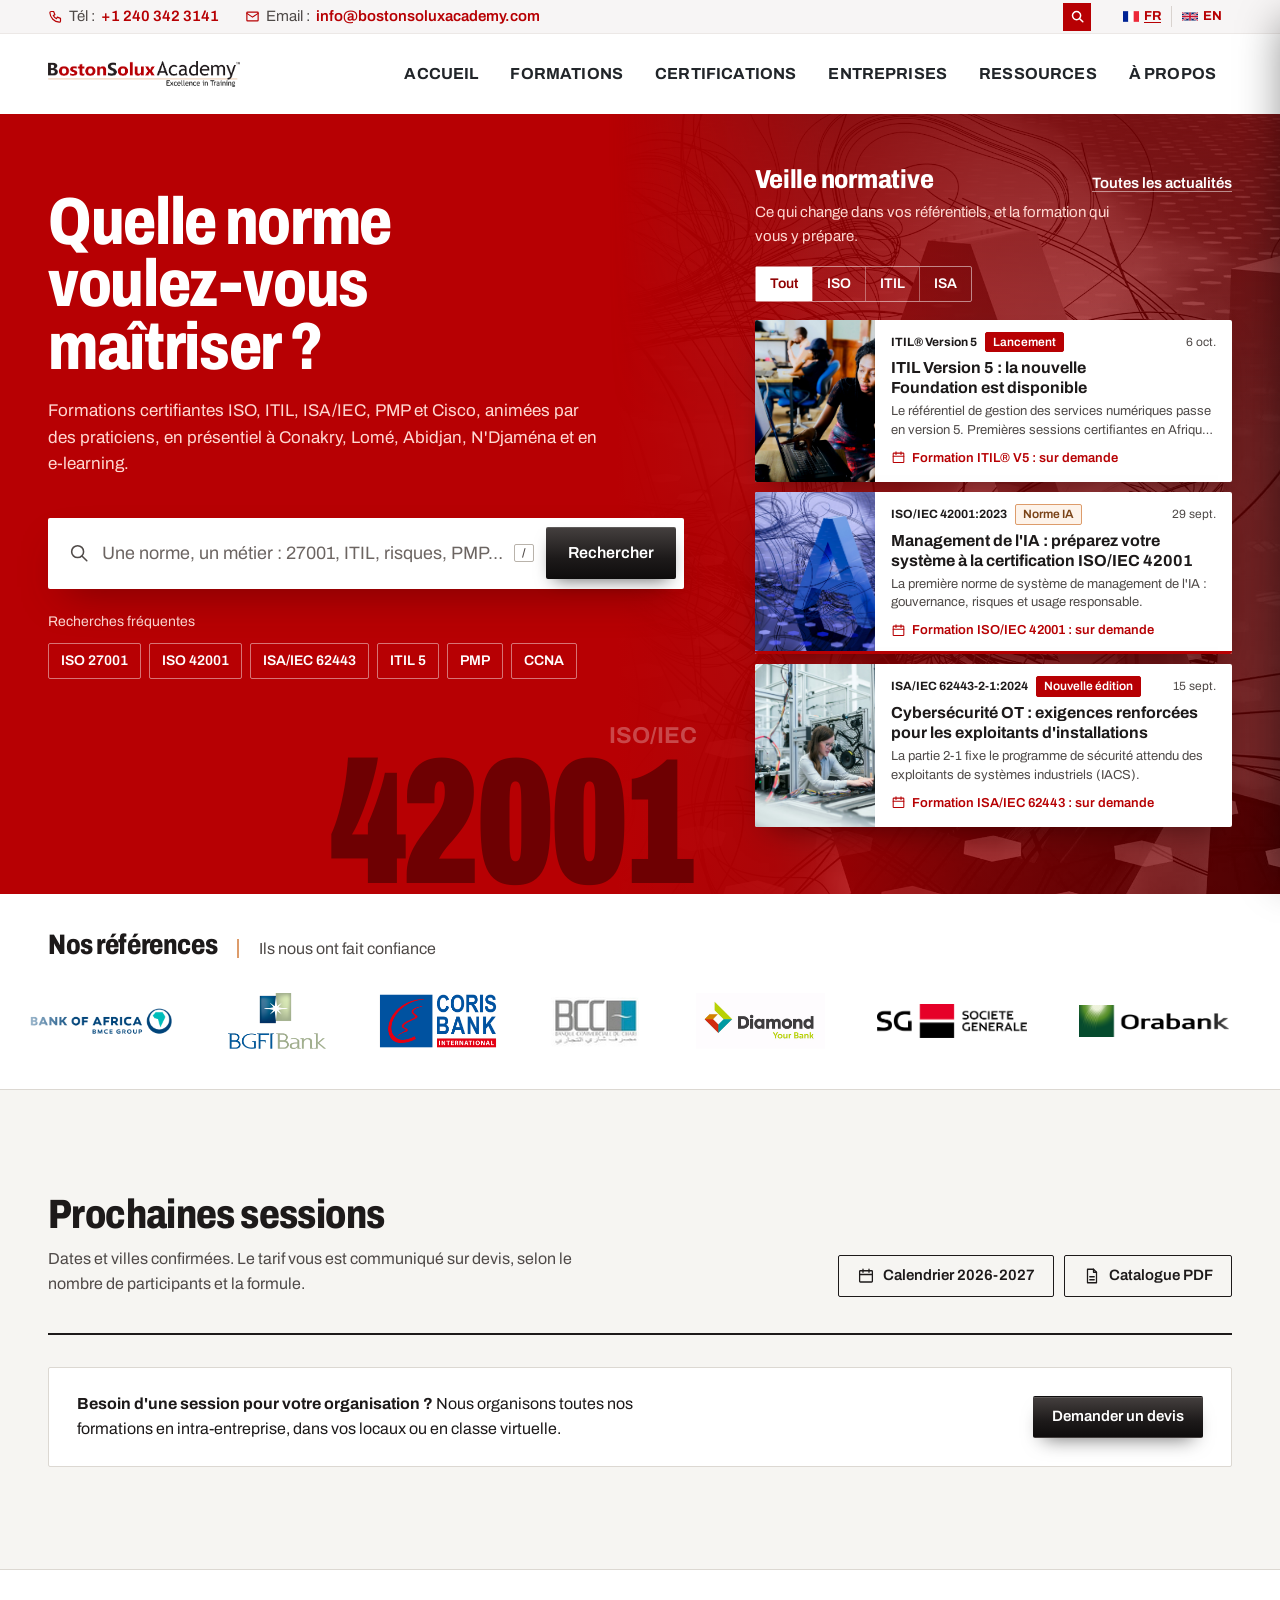
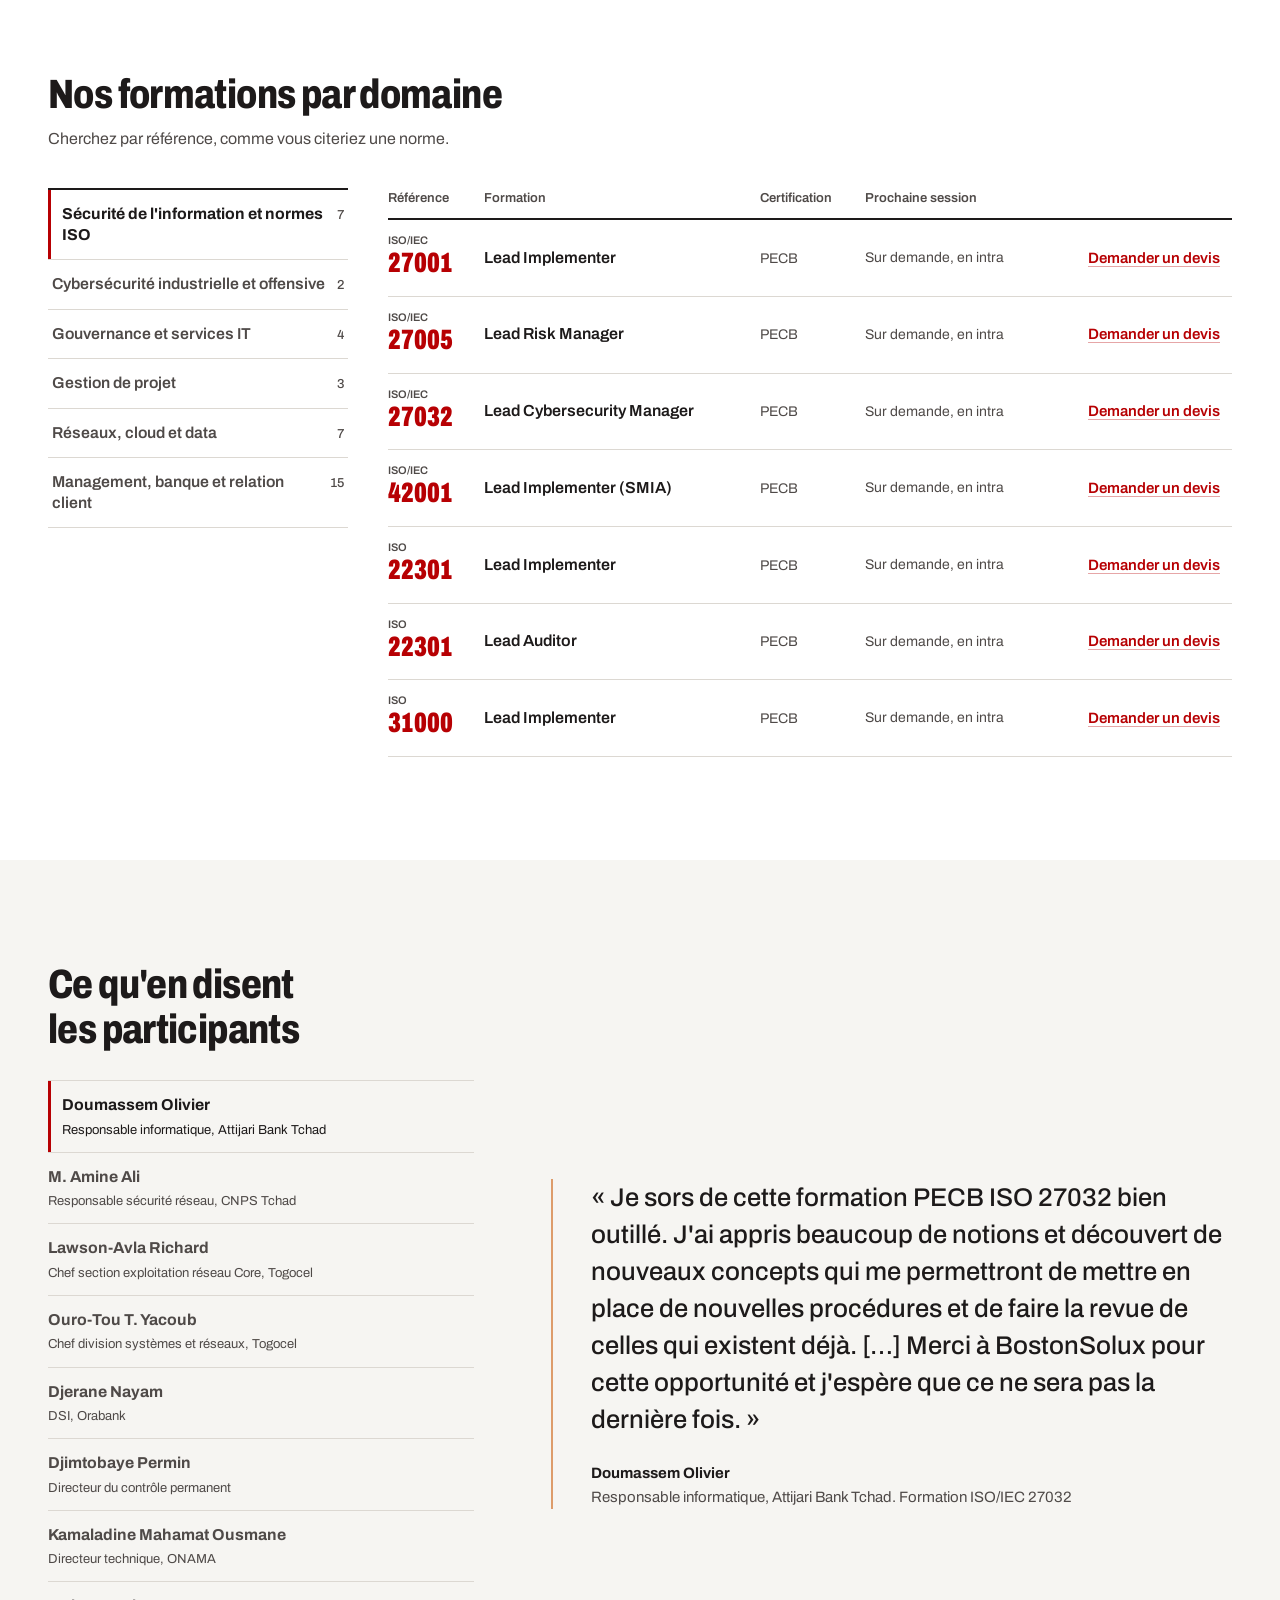
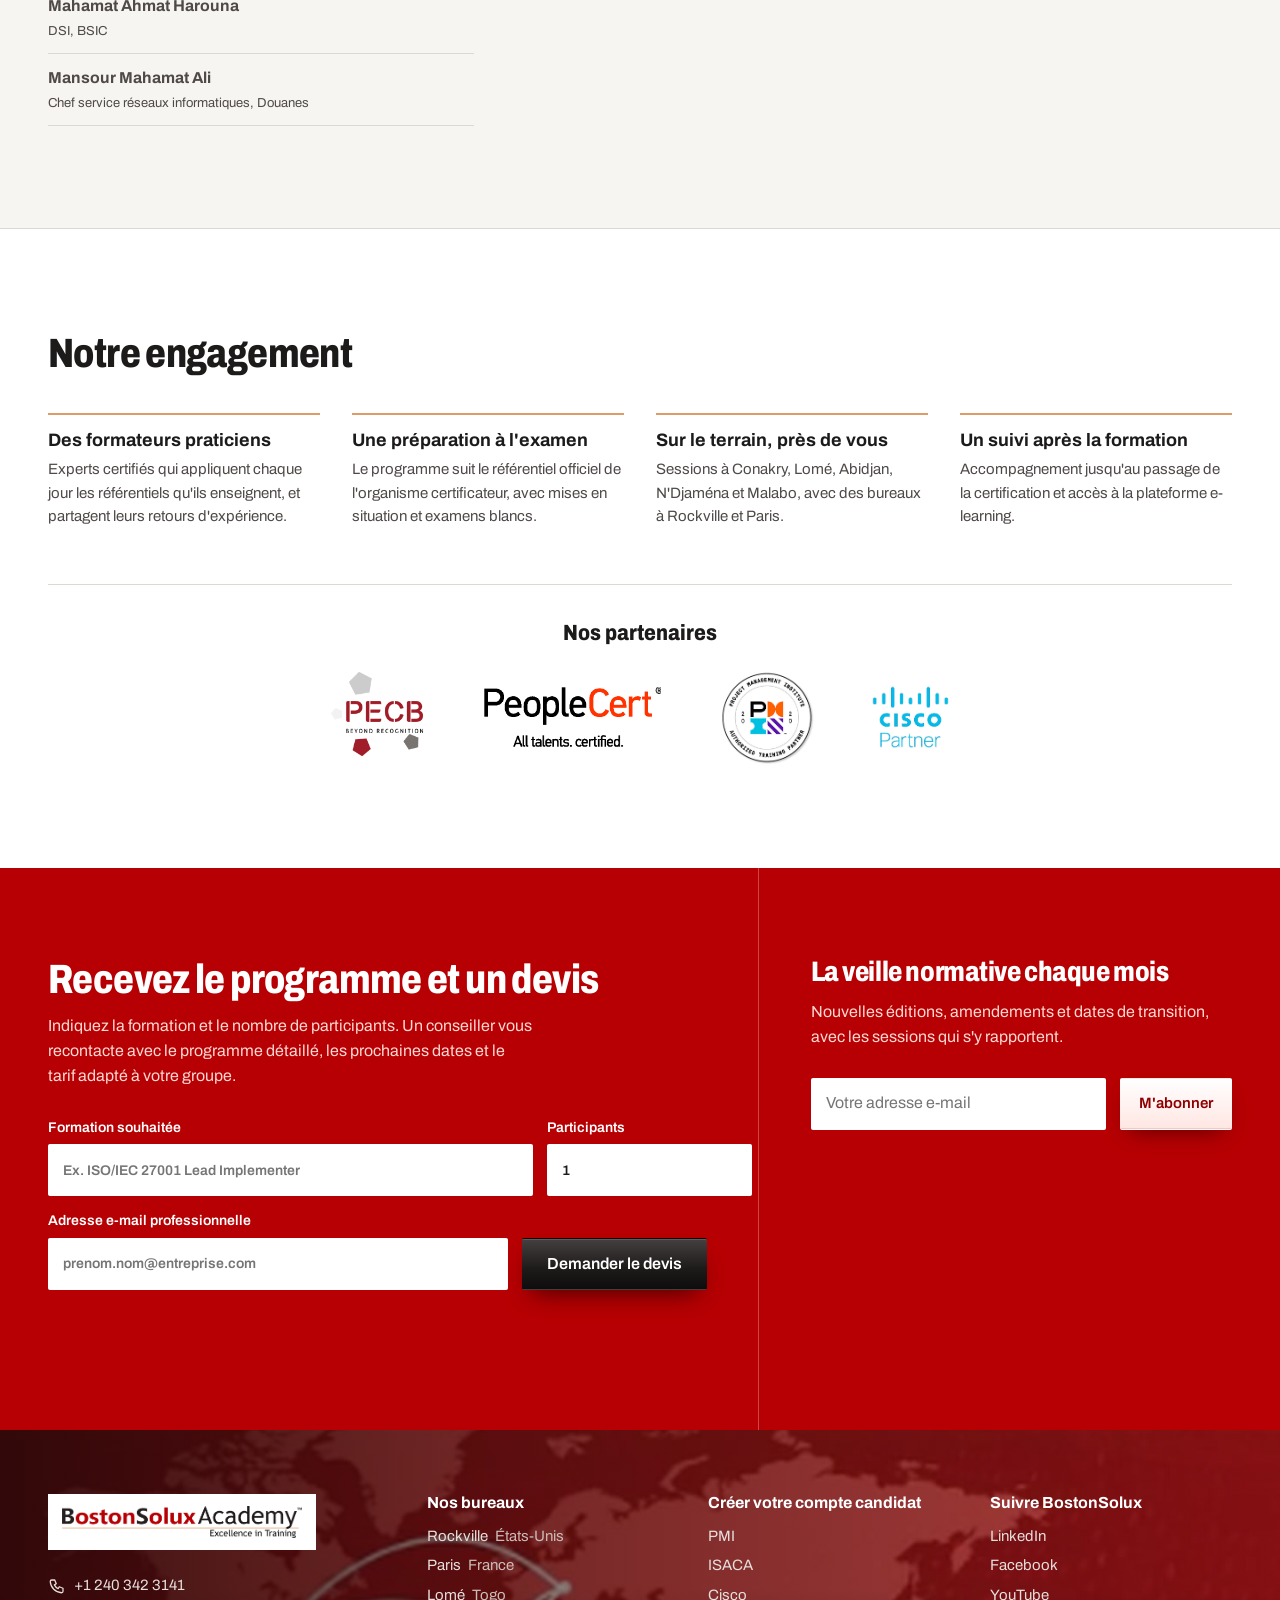
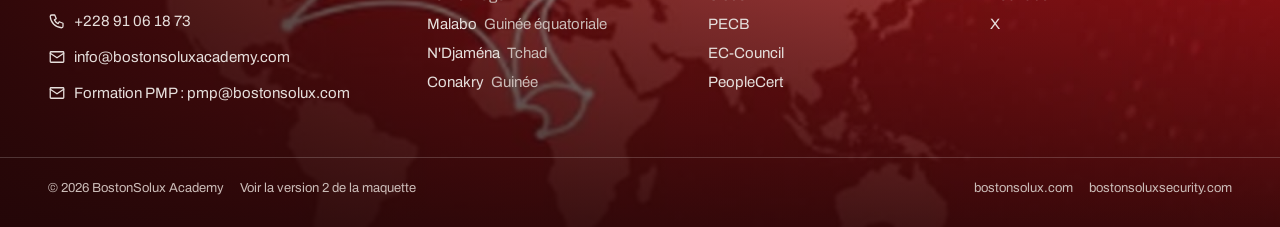
<file: maquette/index.html>
<!doctype html>
<html lang="fr">
<head>
  <meta charset="utf-8">
  <meta name="viewport" content="width=device-width, initial-scale=1">
  <title>BostonSolux Academy | Formations certifiantes ISO, ITIL, ISA/IEC, PMP</title>
  <meta name="description" content="Formations certifiantes ISO, ITIL, ISA/IEC 62443, PMP et Cisco en présentiel à Conakry, Lomé, Abidjan, N'Djaména et en e-learning.">
  <link rel="preload" href="fonts/archivo-latin.woff2" as="font" type="font/woff2" crossorigin>
  <link rel="stylesheet" href="styles.css">
  <link rel="stylesheet" href="menu/menu.css">
</head>
<body>
  <a class="skip" href="#contenu">Aller au contenu</a>

  <svg width="0" height="0" class="sr-only" aria-hidden="true">
    <symbol id="i-search" viewBox="0 0 24 24"><circle cx="10.5" cy="10.5" r="6.5"/><path d="m15.5 15.5 5 5"/></symbol>
    <symbol id="i-phone" viewBox="0 0 24 24"><path d="M5 4h4l2 5-2.5 1.5a11 11 0 0 0 5 5L15 13l5 2v4a2 2 0 0 1-2 2A16 16 0 0 1 3 6a2 2 0 0 1 2-2"/></symbol>
    <symbol id="i-mail" viewBox="0 0 24 24"><rect x="3" y="5" width="18" height="14" rx="1"/><path d="m3 7 9 6 9-6"/></symbol>
    <symbol id="i-pin" viewBox="0 0 24 24"><path d="M12 21s-7-6.2-7-11.5a7 7 0 0 1 14 0C19 14.8 12 21 12 21z"/><circle cx="12" cy="9.5" r="2.5"/></symbol>
    <symbol id="i-cal" viewBox="0 0 24 24"><rect x="3.5" y="5" width="17" height="15" rx="1"/><path d="M3.5 10h17M8 3v4M16 3v4"/></symbol>
    <symbol id="i-arrow" viewBox="0 0 24 24"><path d="M5 12h14M13 6l6 6-6 6"/></symbol>
    <symbol id="i-menu" viewBox="0 0 24 24"><path d="M4 7h16M4 12h16M4 17h16"/></symbol>
    <symbol id="i-close" viewBox="0 0 24 24"><path d="m6 6 12 12M18 6 6 18"/></symbol>
    <symbol id="i-file" viewBox="0 0 24 24"><path d="M6 3h8l4 4v14H6z"/><path d="M14 3v4h4M9 13h6M9 17h6"/></symbol>
    <symbol id="i-play" viewBox="0 0 24 24"><rect x="3" y="4" width="18" height="13" rx="1"/><path d="M8 21h8M12 17v4"/></symbol>
  </svg>

  <div id="site-header" data-base="" data-catalog="#catalogue" data-refs="#references" data-partners="#partenaires" data-voices="#temoignages"></div>

  <main id="contenu">
    <!-- En-tête : recherche + veille normative -->
    <section class="hero" aria-label="Rechercher une formation et actualités des normes">
      <div class="hero__search">
        <div class="hero__search-in">
          <h1>Quelle norme voulez‑vous maîtriser&nbsp;?</h1>
          <p class="hero__lede">Formations certifiantes ISO, ITIL, ISA/IEC, PMP et Cisco, animées par des praticiens, en présentiel à Conakry, Lomé, Abidjan, N'Djaména et en e-learning.</p>

          <form class="search" id="search" role="search" autocomplete="off">
            <label class="sr-only" for="q">Rechercher une formation</label>
            <div class="search__field">
              <svg class="ic search__icon"><use href="#i-search"/></svg>
              <input id="q" name="q" type="search" placeholder="Une norme, un métier : 27001, ITIL, risques, PMP…"
                role="combobox" aria-expanded="false" aria-controls="results" aria-autocomplete="list">
              <kbd class="search__kbd hide-sm" aria-hidden="true">/</kbd>
              <button class="search__go" type="submit">Rechercher</button>
            </div>
            <div class="search__panel" id="results-panel" hidden>
              <p class="search__count" id="results-count" aria-live="polite"></p>
              <ul class="search__results" id="results" role="listbox" aria-label="Formations correspondantes"></ul>
            </div>
          </form>

          <div class="hero__chips">
            <p id="chips-label">Recherches fréquentes</p>
            <ul aria-labelledby="chips-label">
              <li><button type="button" data-q="27001">ISO 27001</button></li>
              <li><button type="button" data-q="42001">ISO 42001</button></li>
              <li><button type="button" data-q="62443">ISA/IEC 62443</button></li>
              <li><button type="button" data-q="ITIL">ITIL 5</button></li>
              <li><button type="button" data-q="PMP">PMP</button></li>
              <li><button type="button" data-q="CCNA">CCNA</button></li>
            </ul>
          </div>
        </div>
        <div class="hero__ref" aria-hidden="true">
          <span class="hero__ref-pre" id="ref-pre">ISO/IEC</span>
          <span class="hero__ref-num" id="ref-num">42001</span>
        </div>
      </div>

      <aside class="veille" aria-labelledby="veille-title">
        <div class="veille__media" id="veille-media" aria-hidden="true"></div>
        <div class="veille__head">
          <h2 id="veille-title">Veille normative</h2>
          <a class="link" href="#">Toutes les actualités</a>
        </div>
        <p class="veille__intro">Ce qui change dans vos référentiels, et la formation qui vous y prépare.</p>
        <div class="seg" role="tablist" aria-label="Filtrer les actualités">
          <button role="tab" aria-selected="true" data-f="all">Tout</button>
          <button role="tab" aria-selected="false" data-f="iso">ISO</button>
          <button role="tab" aria-selected="false" data-f="itil">ITIL</button>
          <button role="tab" aria-selected="false" data-f="isa">ISA</button>
        </div>
        <ol class="veille__list" id="veille-list"></ol>
      </aside>
    </section>

    <!-- Nos références -->
    <section class="refs" id="references" aria-labelledby="refs-title">
      <div class="wrap refs__head">
        <h2 id="refs-title">Nos références</h2>
        <p>Ils nous ont fait confiance</p>
      </div>
      <div class="marquee" id="refs-marquee">
        <ul class="marquee__row" aria-label="Entreprises et institutions clientes"></ul>
      </div>
    </section>

    <!-- Prochaines sessions -->
    <section class="sessions" id="sessions" aria-labelledby="sessions-title">
      <div class="wrap">
        <div class="section-head">
          <div>
            <h2 id="sessions-title">Prochaines sessions</h2>
            <p>Dates et villes confirmées. Le tarif vous est communiqué sur devis, selon le nombre de participants et la formule.</p>
          </div>
          <div class="section-head__actions">
            <a class="btn btn--line" href="#"><svg class="ic"><use href="#i-cal"/></svg>Calendrier 2026-2027</a>
            <a class="btn btn--line" href="#"><svg class="ic"><use href="#i-file"/></svg>Catalogue PDF</a>
          </div>
        </div>
        <ol class="session-list" id="session-list"></ol>
        <div class="intra">
          <p><strong>Besoin d'une session pour votre organisation&nbsp;?</strong> Nous organisons toutes nos formations en intra-entreprise, dans vos locaux ou en classe virtuelle.</p>
          <a class="btn btn--ink" href="#devis">Demander un devis</a>
        </div>
      </div>
    </section>

    <!-- Catalogue -->
    <section class="catalogue" id="catalogue" aria-labelledby="catalogue-title">
      <div class="wrap">
        <div class="section-head">
          <div>
            <h2 id="catalogue-title">Nos formations par domaine</h2>
            <p>Cherchez par référence, comme vous citeriez une norme.</p>
          </div>
        </div>
        <div class="cat">
          <div class="cat__tabs" role="tablist" aria-label="Domaines de formation" id="cat-tabs"></div>
          <div class="cat__panel" role="tabpanel" id="cat-panel" tabindex="-1">
            <table class="cat__table">
              <caption class="sr-only" id="cat-caption"></caption>
              <thead>
                <tr><th scope="col">Référence</th><th scope="col">Formation</th><th scope="col" class="hide-sm">Certification</th><th scope="col">Prochaine session</th><th scope="col"><span class="sr-only">Action</span></th></tr>
              </thead>
              <tbody id="cat-body"></tbody>
            </table>
          </div>
        </div>
      </div>
    </section>

    <!-- Témoignages -->
    <section class="voices" id="temoignages" aria-labelledby="voices-title">
      <div class="wrap voices__in">
        <div class="voices__side">
          <h2 id="voices-title">Ce qu'en disent les participants</h2>
          <ul class="voices__names" role="tablist" aria-label="Participants" id="voices-names"></ul>
        </div>
        <figure class="voices__quote" id="voices-quote" role="tabpanel" aria-live="polite"></figure>
      </div>
    </section>

    <!-- Engagements -->
    <section class="commit" aria-labelledby="commit-title">
      <div class="wrap commit__in">
        <h2 id="commit-title">Notre engagement</h2>
        <div class="commit__grid">
          <div><h3>Des formateurs praticiens</h3><p>Experts certifiés qui appliquent chaque jour les référentiels qu'ils enseignent, et partagent leurs retours d'expérience.</p></div>
          <div><h3>Une préparation à l'examen</h3><p>Le programme suit le référentiel officiel de l'organisme certificateur, avec mises en situation et examens blancs.</p></div>
          <div><h3>Sur le terrain, près de vous</h3><p>Sessions à Conakry, Lomé, Abidjan, N'Djaména et Malabo, avec des bureaux à Rockville et Paris.</p></div>
          <div><h3>Un suivi après la formation</h3><p>Accompagnement jusqu'au passage de la certification et accès à la plateforme e-learning.</p></div>
        </div>
        <div class="partners" id="partenaires">
          <h3>Nos partenaires</h3>
          <ul class="partners__list" id="partners-list"></ul>
        </div>
      </div>
    </section>

    <!-- Devis + newsletter -->
    <section class="cta" id="devis" aria-labelledby="cta-title">
      <div class="wrap cta__in">
        <div class="cta__devis">
          <h2 id="cta-title">Recevez le programme et un devis</h2>
          <p>Indiquez la formation et le nombre de participants. Un conseiller vous recontacte avec le programme détaillé, les prochaines dates et le tarif adapté à votre groupe.</p>
          <form class="form" id="devis-form" novalidate>
            <div class="form__row">
              <label>Formation souhaitée<input name="formation" id="devis-formation" required placeholder="Ex. ISO/IEC 27001 Lead Implementer"></label>
              <label>Participants<input name="nb" type="number" min="1" value="1" inputmode="numeric"></label>
            </div>
            <div class="form__row">
              <label>Adresse e-mail professionnelle<input name="email" type="email" required placeholder="prenom.nom@entreprise.com"></label>
              <button class="btn btn--red btn--lg" type="submit">Demander le devis</button>
            </div>
            <p class="form__msg" role="status" aria-live="polite"></p>
          </form>
        </div>
        <div class="cta__news">
          <h2>La veille normative chaque mois</h2>
          <p>Nouvelles éditions, amendements et dates de transition, avec les sessions qui s'y rapportent.</p>
          <form class="form form--inline" id="news-form" novalidate>
            <label class="sr-only" for="news-email">Adresse e-mail</label>
            <input id="news-email" type="email" required placeholder="Votre adresse e-mail">
            <button class="btn btn--light" type="submit">M'abonner</button>
            <p class="form__msg" role="status" aria-live="polite"></p>
          </form>
        </div>
      </div>
    </section>
  </main>

  <footer class="foot" id="contact">
    <div class="wrap foot__in">
      <div class="foot__brand">
        <img src="logo-bs-academy.png" alt="BostonSolux Academy" width="1114" height="150">
        <ul class="foot__contact">
          <li><a href="tel:+12403423141"><svg class="ic"><use href="#i-phone"/></svg>+1 240 342 3141</a></li>
          <li><a href="tel:+22891061873"><svg class="ic"><use href="#i-phone"/></svg>+228 91 06 18 73</a></li>
          <li><a href="mailto:info@bostonsoluxacademy.com"><svg class="ic"><use href="#i-mail"/></svg>info@bostonsoluxacademy.com</a></li>
          <li><a href="mailto:pmp@bostonsolux.com"><svg class="ic"><use href="#i-mail"/></svg>Formation PMP : pmp@bostonsolux.com</a></li>
        </ul>
      </div>
      <div>
        <h3>Nos bureaux</h3>
        <ul class="foot__offices">
          <li>Rockville <span>États-Unis</span></li>
          <li>Paris <span>France</span></li>
          <li>Lomé <span>Togo</span></li>
          <li>Malabo <span>Guinée équatoriale</span></li>
          <li>N'Djaména <span>Tchad</span></li>
          <li>Conakry <span>Guinée</span></li>
        </ul>
      </div>
      <div>
        <h3>Créer votre compte candidat</h3>
        <ul class="foot__links">
          <li><a href="#">PMI</a></li><li><a href="#">ISACA</a></li><li><a href="#">Cisco</a></li>
          <li><a href="#">PECB</a></li><li><a href="#">EC-Council</a></li><li><a href="#">PeopleCert</a></li>
        </ul>
      </div>
      <div>
        <h3>Suivre BostonSolux</h3>
        <ul class="foot__links">
          <li><a href="#">LinkedIn</a></li><li><a href="#">Facebook</a></li><li><a href="#">YouTube</a></li><li><a href="#">X</a></li>
        </ul>
      </div>
    </div>
    <div class="wrap foot__legal">
      <p>© 2026 BostonSolux Academy <a href="v2/">Voir la version 2 de la maquette</a></p>
      <p><a href="https://www.bostonsolux.com">bostonsolux.com</a> <a href="https://www.bostonsoluxsecurity.com">bostonsoluxsecurity.com</a></p>
    </div>
  </footer>

  <script src="data.js"></script>
  <script src="menu/menu.js"></script>
  <script src="app.js"></script>
</body>
</html>
</file>
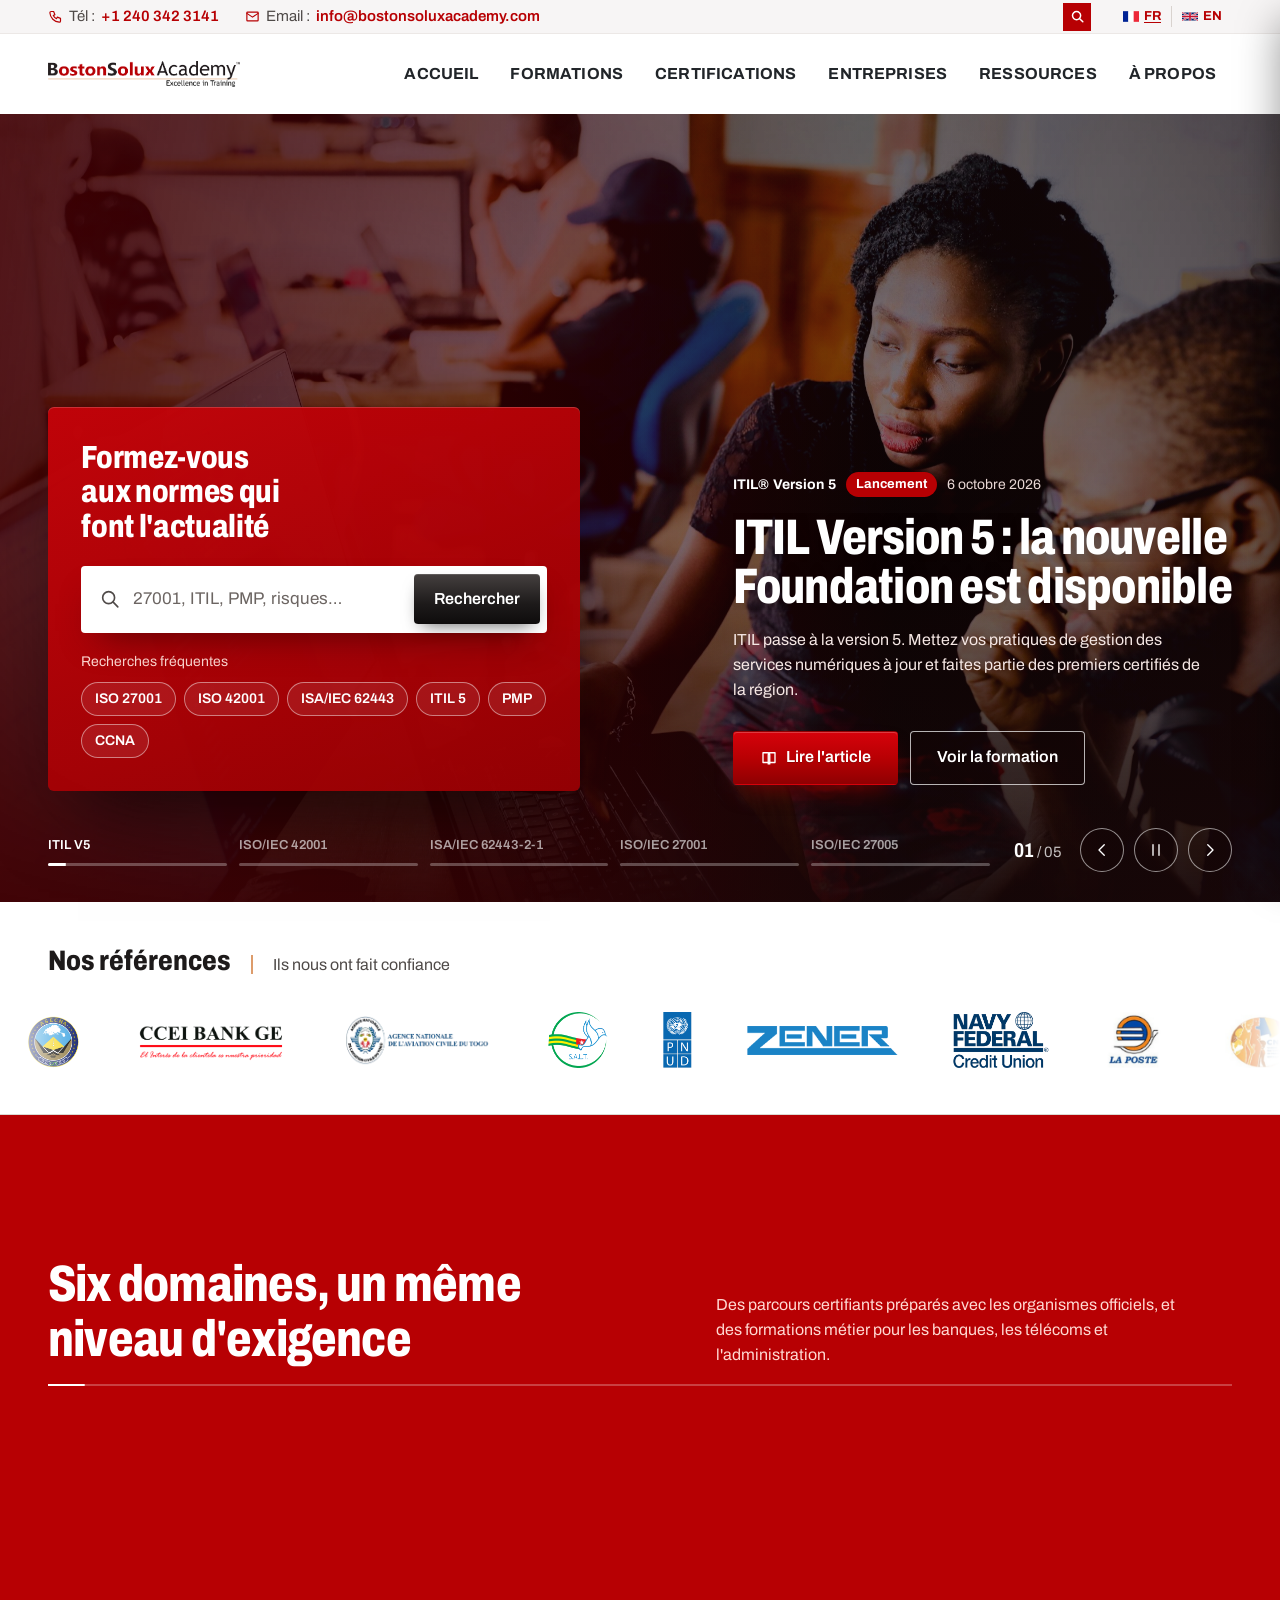
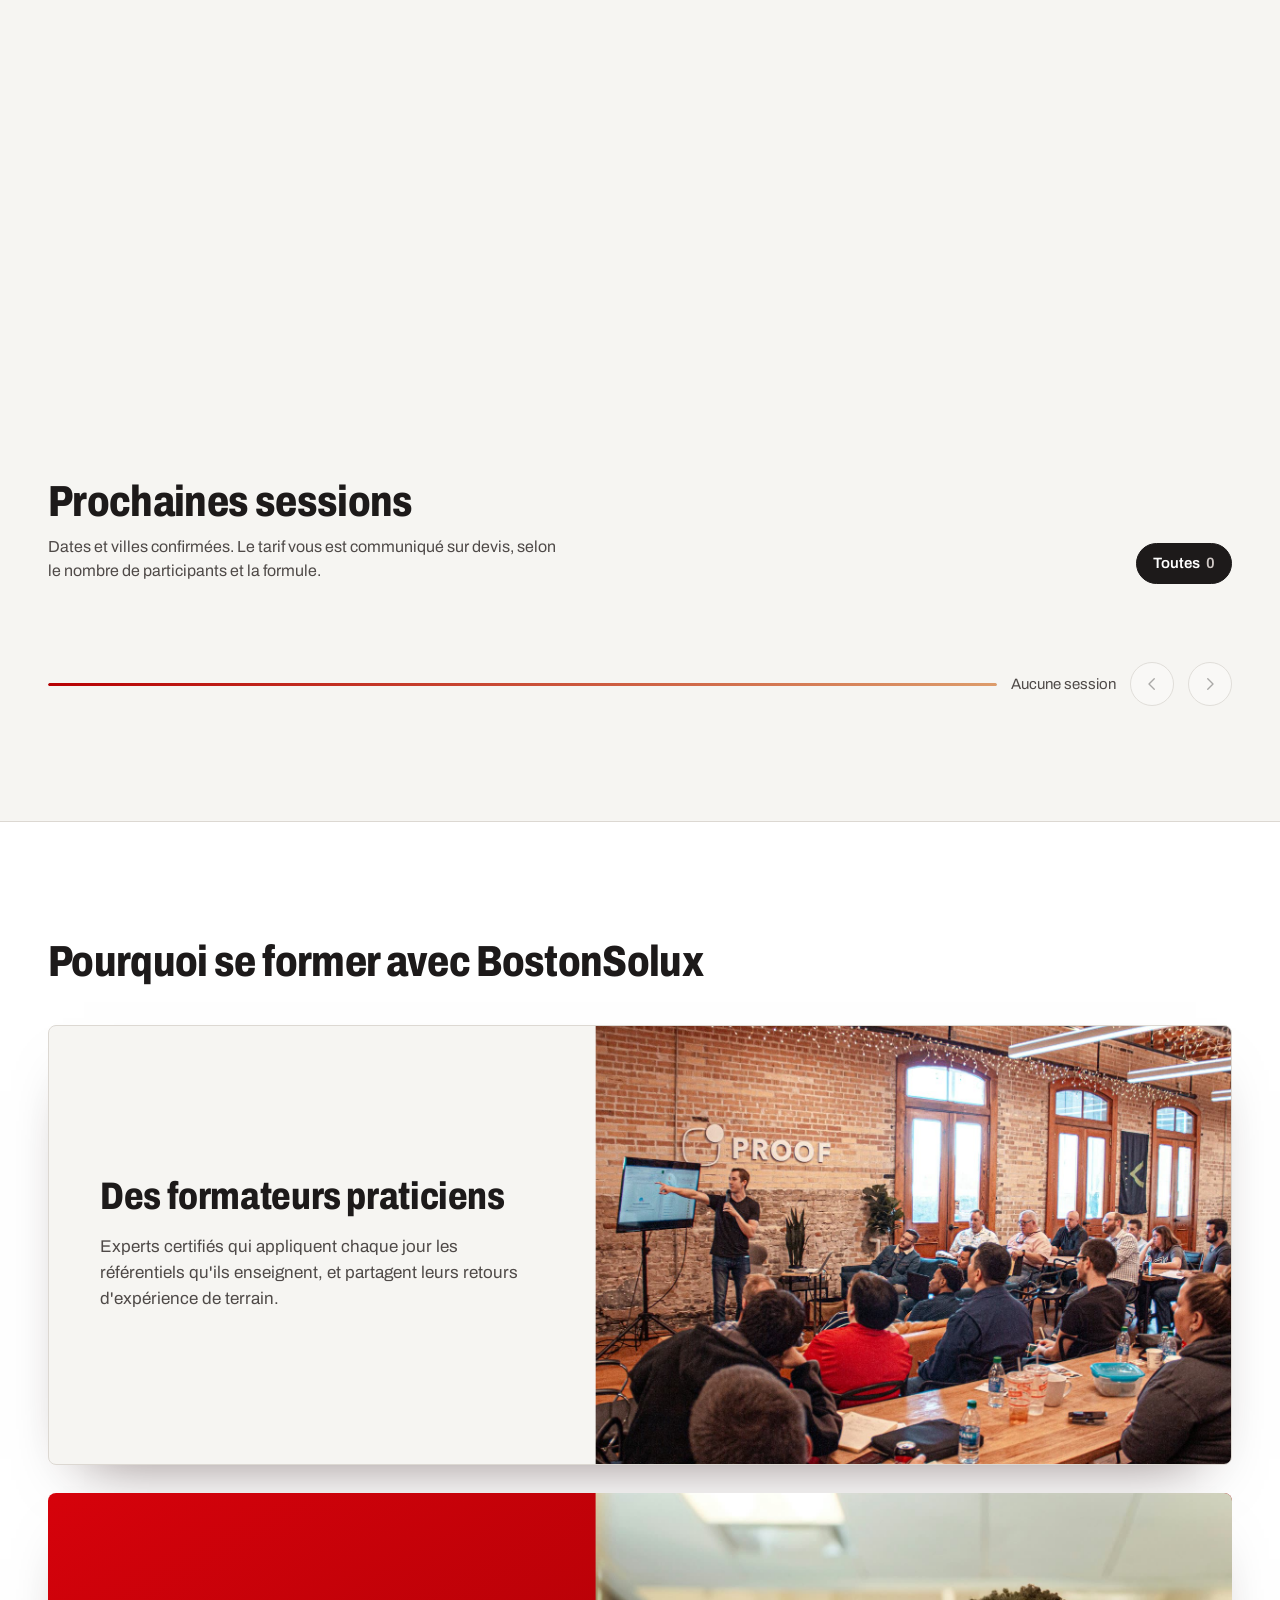
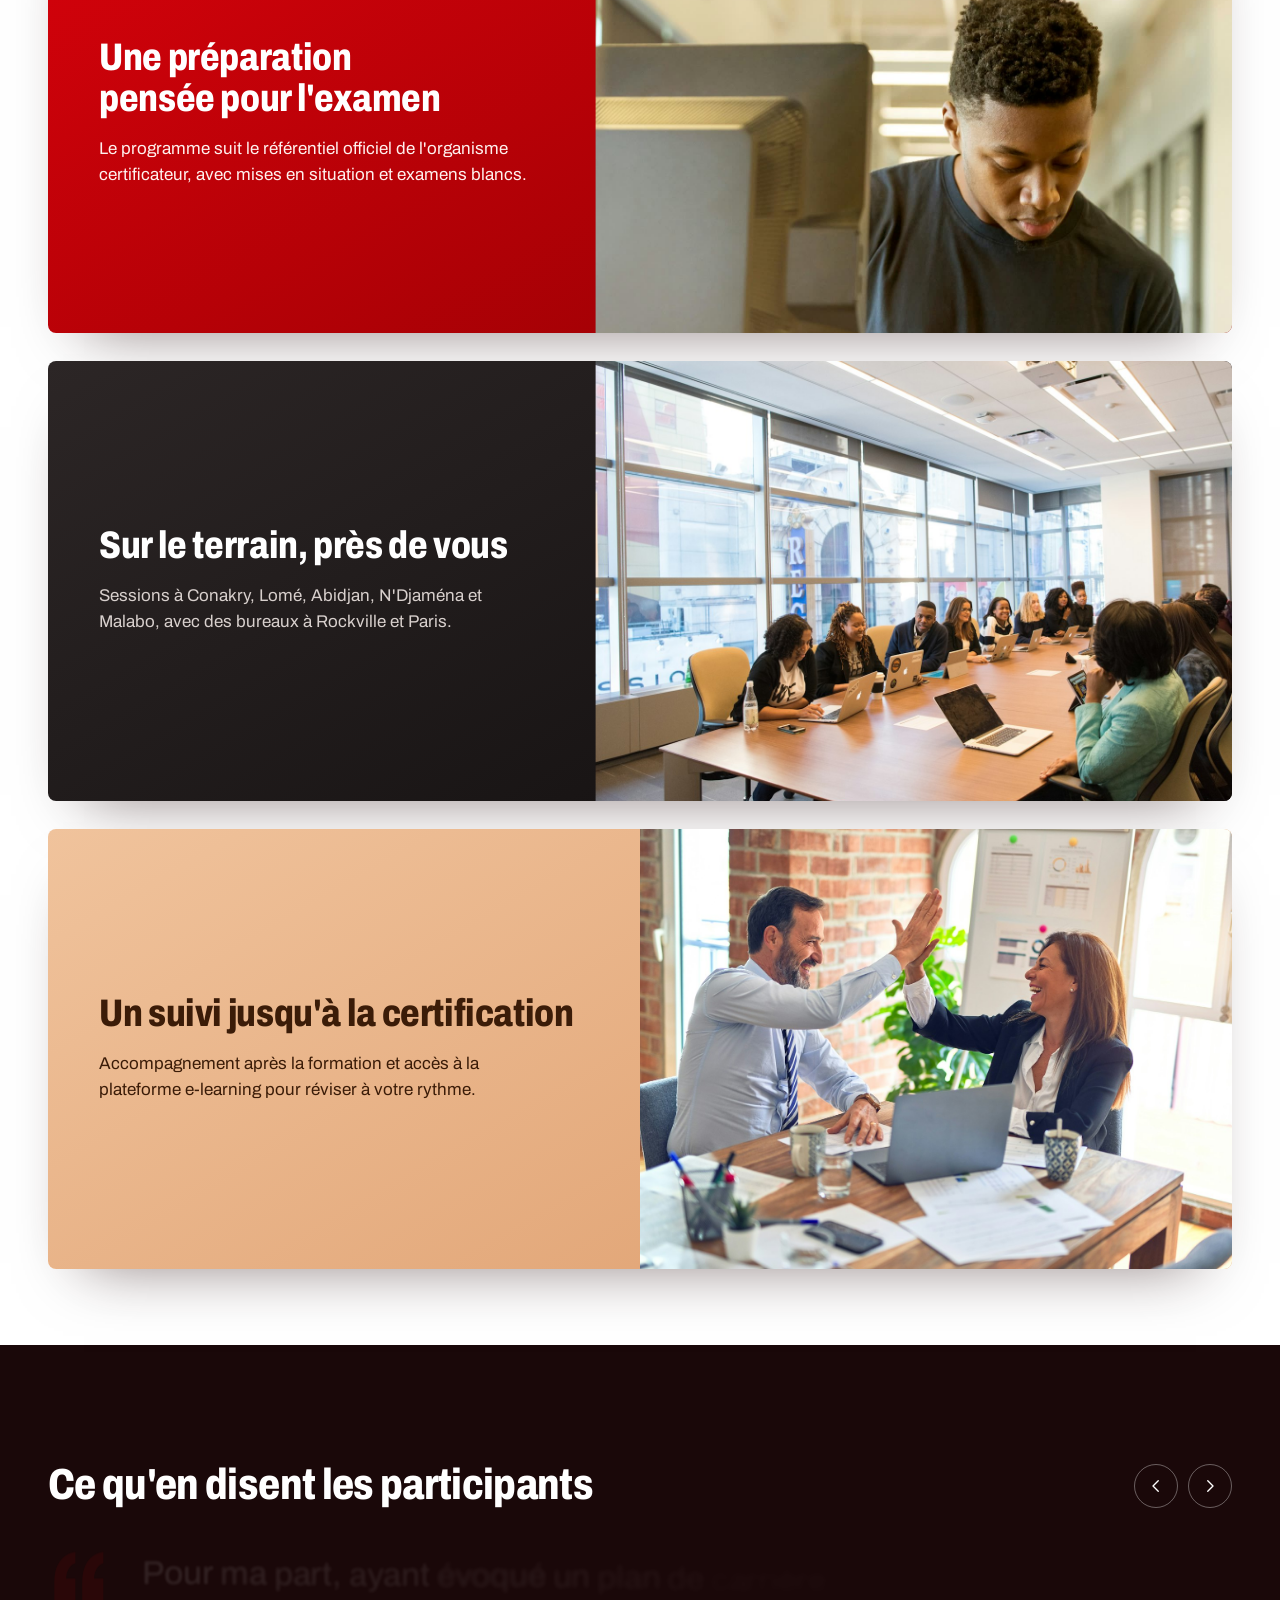
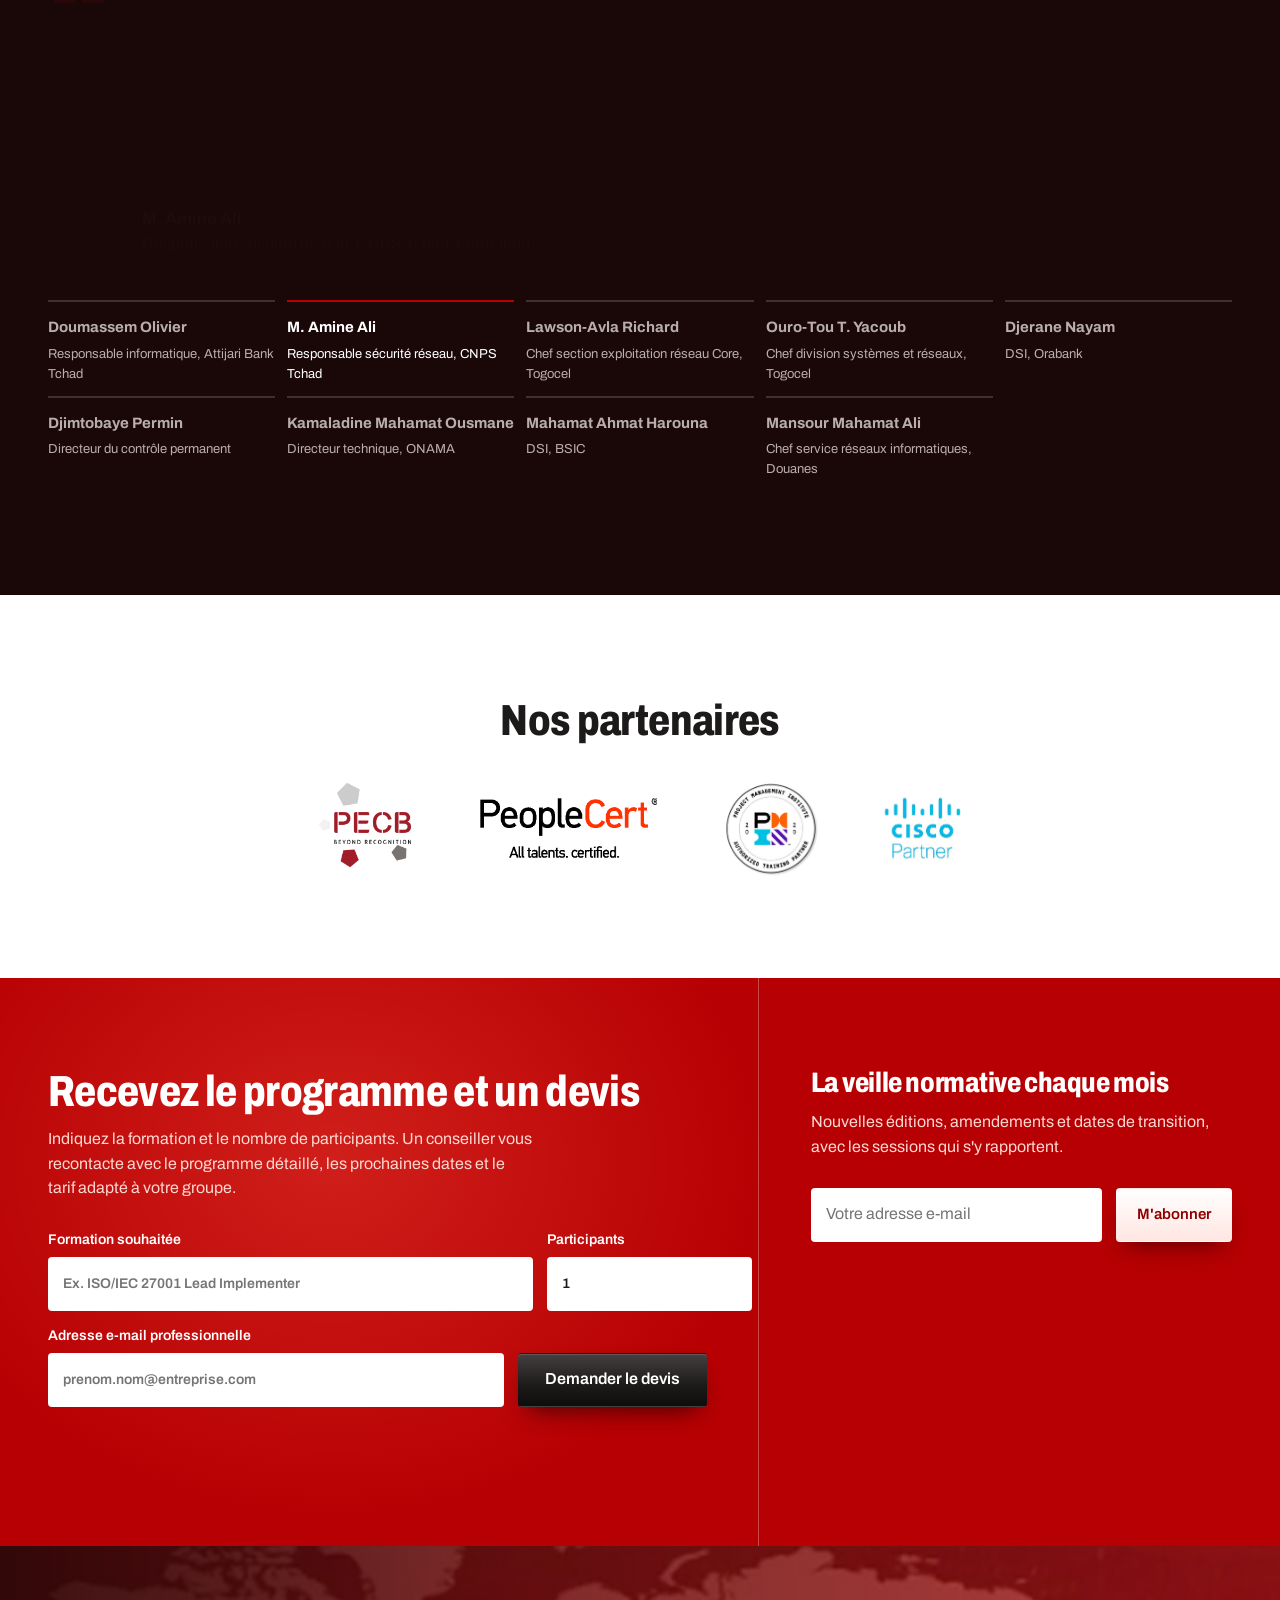
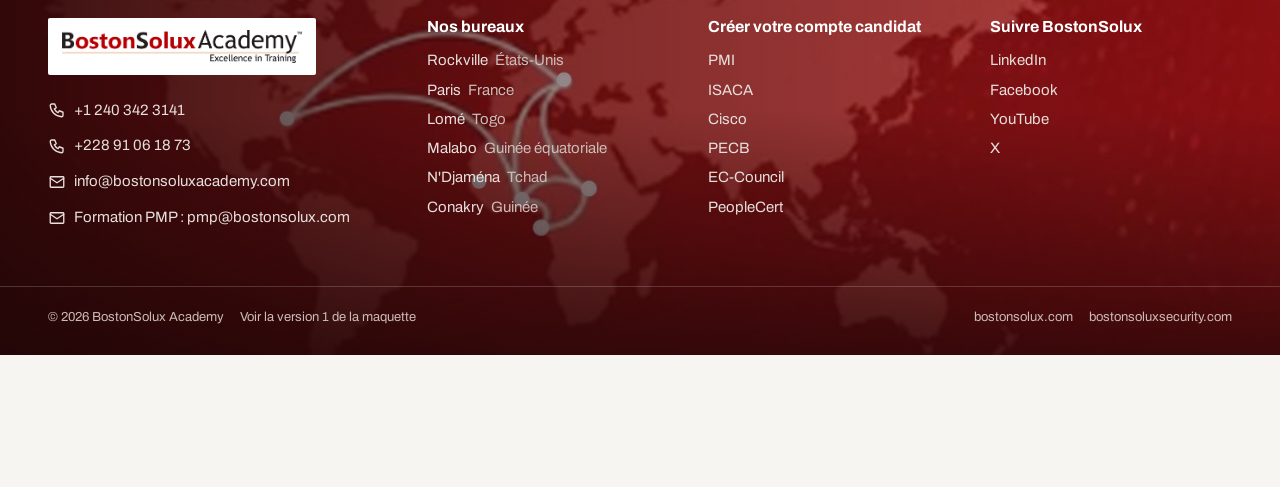
<file: maquette/v2/index.html>
<!doctype html>
<html lang="fr">
<head>
  <meta charset="utf-8">
  <script>document.documentElement.classList.add("js-intro")</script>
  <meta name="viewport" content="width=device-width, initial-scale=1">
  <title>BostonSolux Academy | Formations certifiantes ISO, ITIL, ISA/IEC, PMP</title>
  <meta name="description" content="Formations certifiantes ISO, ITIL, ISA/IEC 62443, PMP et Cisco en présentiel à Conakry, Lomé, Abidjan, N'Djaména et en e-learning.">
  <link rel="preload" href="../fonts/archivo-latin.woff2" as="font" type="font/woff2" crossorigin>
  <link rel="preload" href="../img/news-itil5.jpg" as="image">
  <link rel="stylesheet" href="styles.css">
  <link rel="stylesheet" href="../menu/menu.css">
</head>
<body>
  <a class="skip" href="#contenu">Aller au contenu</a>

  <svg width="0" height="0" class="sr-only" aria-hidden="true">
    <symbol id="i-search" viewBox="0 0 24 24"><circle cx="10.5" cy="10.5" r="6.5"/><path d="m15.5 15.5 5 5"/></symbol>
    <symbol id="i-phone" viewBox="0 0 24 24"><path d="M5 4h4l2 5-2.5 1.5a11 11 0 0 0 5 5L15 13l5 2v4a2 2 0 0 1-2 2A16 16 0 0 1 3 6a2 2 0 0 1 2-2"/></symbol>
    <symbol id="i-mail" viewBox="0 0 24 24"><rect x="3" y="5" width="18" height="14" rx="1"/><path d="m3 7 9 6 9-6"/></symbol>
    <symbol id="i-pin" viewBox="0 0 24 24"><path d="M12 21s-7-6.2-7-11.5a7 7 0 0 1 14 0C19 14.8 12 21 12 21z"/><circle cx="12" cy="9.5" r="2.5"/></symbol>
    <symbol id="i-cal" viewBox="0 0 24 24"><rect x="3.5" y="5" width="17" height="15" rx="1"/><path d="M3.5 10h17M8 3v4M16 3v4"/></symbol>
    <symbol id="i-arrow" viewBox="0 0 24 24"><path d="M5 12h14M13 6l6 6-6 6"/></symbol>
    <symbol id="i-left" viewBox="0 0 24 24"><path d="m15 5-7 7 7 7"/></symbol>
    <symbol id="i-right" viewBox="0 0 24 24"><path d="m9 5 7 7-7 7"/></symbol>
    <symbol id="i-pause" viewBox="0 0 24 24"><path d="M8 5v14M16 5v14"/></symbol>
    <symbol id="i-play" viewBox="0 0 24 24"><path d="M7 5v14l12-7z"/></symbol>
    <symbol id="i-menu" viewBox="0 0 24 24"><path d="M4 7h16M4 12h16M4 17h16"/></symbol>
    <symbol id="i-close" viewBox="0 0 24 24"><path d="m6 6 12 12M18 6 6 18"/></symbol>
    <symbol id="i-read" viewBox="0 0 24 24"><path d="M4 5h6a3 3 0 0 1 3 3v12a2 2 0 0 0-2-2H4zM20 5h-6a3 3 0 0 0-3 3v12a2 2 0 0 1 2-2h7z"/></symbol>
    <symbol id="i-screen" viewBox="0 0 24 24"><rect x="3" y="4" width="18" height="13" rx="1"/><path d="M8 21h8M12 17v4"/></symbol>
    <symbol id="i-check" viewBox="0 0 24 24"><path d="m5 12.5 4.5 4.5L19 7"/></symbol>
  </svg>

  <div class="progress" aria-hidden="true"><span id="scroll-progress"></span></div>

  <div id="site-header" data-base="../" data-catalog="#domaines" data-refs="#references" data-partners="#partenaires" data-voices="#temoignages"></div>

  <main id="contenu">
    <!-- ===== Header : actualités en diaporama + recherche ===== -->
    <section class="hero" id="hero" aria-roledescription="carrousel" aria-label="Actualités des normes et recherche de formation">
      <div class="hero__slides" aria-hidden="true"><div class="hero__reel" id="hero-slides"></div></div>
      <div class="hero__shade" aria-hidden="true"></div>

      <div class="wrap hero__grid">
        <div class="finder" id="finder" data-intro>
          <h1 class="finder__title">Formez-vous aux normes qui font l'actualité</h1>
          <form class="search" id="search" role="search" autocomplete="off">
            <label class="sr-only" for="q">Rechercher une formation</label>
            <div class="search__field">
              <svg class="ic search__icon"><use href="#i-search"/></svg>
              <input id="q" name="q" type="search" placeholder="27001, ITIL, PMP, risques…"
                role="combobox" aria-expanded="false" aria-controls="results" aria-autocomplete="list">
              <button class="search__go" type="submit">Rechercher</button>
            </div>
            <div class="search__panel" id="results-panel" hidden>
              <p class="search__count" id="results-count" aria-live="polite"></p>
              <ul class="search__results" id="results" role="listbox" aria-label="Formations correspondantes"></ul>
            </div>
          </form>
          <div class="finder__chips">
            <p id="chips-label">Recherches fréquentes</p>
            <ul aria-labelledby="chips-label">
              <li><button type="button" data-q="27001">ISO 27001</button></li>
              <li><button type="button" data-q="42001">ISO 42001</button></li>
              <li><button type="button" data-q="62443">ISA/IEC 62443</button></li>
              <li><button type="button" data-q="ITIL">ITIL 5</button></li>
              <li><button type="button" data-q="PMP">PMP</button></li>
              <li><button type="button" data-q="CCNA">CCNA</button></li>
            </ul>
          </div>
        </div>

        <article class="story" id="story" aria-live="polite" data-intro>
          <div class="story__meta"><span class="story__ref" id="story-ref"></span><span class="story__status" id="story-status"></span><time id="story-date"></time></div>
          <h2 class="story__title" id="story-title"></h2>
          <p class="story__teaser" id="story-teaser"></p>
          <div class="story__actions">
            <a class="btn btn--red btn--lg" id="story-read" href="#" data-magnetic><svg class="ic"><use href="#i-read"/></svg>Lire l'article</a>
            <a class="btn btn--glass btn--lg" id="story-course" href="#domaines">Voir la formation</a>
          </div>
        </article>
      </div>

      <div class="wrap hero__bar" data-intro>
        <ol class="dots" id="hero-dots" aria-label="Choisir une actualité"></ol>
        <div class="hero__ctrl">
          <span class="hero__count" aria-hidden="true"><b id="hero-index">01</b> / <span id="hero-total">05</span></span>
          <button type="button" class="round" id="hero-prev" aria-label="Actualité précédente"><svg class="ic"><use href="#i-left"/></svg></button>
          <button type="button" class="round" id="hero-toggle" aria-label="Mettre en pause le défilement"><svg class="ic"><use href="#i-pause"/></svg></button>
          <button type="button" class="round" id="hero-next" aria-label="Actualité suivante"><svg class="ic"><use href="#i-right"/></svg></button>
        </div>
      </div>
    </section>

    <!-- ===== Nos références ===== -->
    <section class="refs" id="references" aria-labelledby="refs-title">
      <div class="wrap refs__head">
        <h2 id="refs-title" data-split>Nos références</h2>
        <p>Ils nous ont fait confiance</p>
      </div>
      <div class="marquee">
        <ul class="marquee__row" id="refs-row" aria-label="Entreprises et institutions clientes"></ul>
      </div>
    </section>

    <!-- ===== Domaines : défilement horizontal épinglé ===== -->
    <section class="domains" id="domaines" aria-labelledby="domains-title">
      <div class="domains__pin">
        <div class="domains__intro wrap">
          <h2 id="domains-title" data-split>Six domaines, un même niveau d'exigence</h2>
          <p>Des parcours certifiants préparés avec les organismes officiels, et des formations métier pour les banques, les télécoms et l'administration.</p>
          <div class="domains__meter" aria-hidden="true"><span id="domains-meter"></span></div>
        </div>
        <div class="domains__viewport">
          <ul class="domains__track" id="domains-track"></ul>
        </div>
      </div>
    </section>

    <!-- ===== Prochaines sessions : carrousel de cartes ===== -->
    <section class="sessions" id="sessions" aria-labelledby="sessions-title">
      <div class="wrap">
        <div class="section-head">
          <div>
            <h2 id="sessions-title" data-split>Prochaines sessions</h2>
            <p>Dates et villes confirmées. Le tarif vous est communiqué sur devis, selon le nombre de participants et la formule.</p>
          </div>
          <div class="filters" role="group" aria-label="Filtrer par ville" id="city-filters"></div>
        </div>
        <div class="carousel" id="sessions-carousel">
          <ol class="carousel__track" id="session-list" tabindex="0" aria-label="Sessions à venir, faire défiler horizontalement"></ol>
          <div class="carousel__bar">
            <div class="carousel__progress" aria-hidden="true"><span id="sessions-progress"></span></div>
            <p class="carousel__count" id="sessions-count" aria-live="polite"></p>
            <button type="button" class="round round--light" id="sessions-prev" aria-label="Sessions précédentes"><svg class="ic"><use href="#i-left"/></svg></button>
            <button type="button" class="round round--light" id="sessions-next" aria-label="Sessions suivantes"><svg class="ic"><use href="#i-right"/></svg></button>
          </div>
        </div>
      </div>
    </section>

    <!-- ===== Engagement : cartes empilées ===== -->
    <section class="promise" aria-labelledby="promise-title">
      <div class="wrap">
        <h2 id="promise-title" data-split>Pourquoi se former avec BostonSolux</h2>
        <div class="stack" id="stack">
          <article class="card card--white">
            <div class="card__text"><h3>Des formateurs praticiens</h3><p>Experts certifiés qui appliquent chaque jour les référentiels qu'ils enseignent, et partagent leurs retours d'expérience de terrain.</p></div>
            <img src="../img/card-formateurs.jpg" alt="Formateur présentant devant un groupe de participants" loading="lazy">
          </article>
          <article class="card card--red">
            <div class="card__text"><h3>Une préparation pensée pour l'examen</h3><p>Le programme suit le référentiel officiel de l'organisme certificateur, avec mises en situation et examens blancs.</p></div>
            <img src="../img/card-examen.jpg" alt="Professionnel concentré pendant ses révisions" loading="lazy">
          </article>
          <article class="card card--ink">
            <div class="card__text"><h3>Sur le terrain, près de vous</h3><p>Sessions à Conakry, Lomé, Abidjan, N'Djaména et Malabo, avec des bureaux à Rockville et Paris.</p></div>
            <img src="../img/card-terrain.jpg" alt="Participants réunis en salle de formation" loading="lazy">
          </article>
          <article class="card card--ochre">
            <div class="card__text"><h3>Un suivi jusqu'à la certification</h3><p>Accompagnement après la formation et accès à la plateforme e-learning pour réviser à votre rythme.</p></div>
            <img src="../img/card-suivi.jpg" alt="Deux collègues célèbrent une réussite" loading="lazy">
          </article>
        </div>
      </div>
    </section>

    <!-- ===== Témoignages ===== -->
    <section class="voices" id="temoignages" aria-labelledby="voices-title">
      <div class="wrap voices__in">
        <div class="voices__head">
          <h2 id="voices-title" data-split>Ce qu'en disent les participants</h2>
          <div class="voices__nav">
            <button type="button" class="round round--dark" id="voice-prev" aria-label="Témoignage précédent"><svg class="ic"><use href="#i-left"/></svg></button>
            <button type="button" class="round round--dark" id="voice-next" aria-label="Témoignage suivant"><svg class="ic"><use href="#i-right"/></svg></button>
          </div>
        </div>
        <figure class="quote" id="quote" aria-live="polite"></figure>
        <ol class="voices__people" id="voices-people" aria-label="Participants"></ol>
      </div>
    </section>

    <!-- ===== Nos partenaires ===== -->
    <section class="partners" id="partenaires" aria-labelledby="partners-title">
      <div class="wrap partners__in">
        <h2 id="partners-title" data-split>Nos partenaires</h2>
        <ul class="partners__list" id="partners-list"></ul>
      </div>
    </section>

    <!-- ===== Devis + newsletter ===== -->
    <section class="cta" id="devis" aria-labelledby="cta-title">
      <div class="wrap cta__in">
        <div class="cta__devis">
          <h2 id="cta-title" data-split>Recevez le programme et un devis</h2>
          <p>Indiquez la formation et le nombre de participants. Un conseiller vous recontacte avec le programme détaillé, les prochaines dates et le tarif adapté à votre groupe.</p>
          <form class="form" id="devis-form" novalidate>
            <div class="form__row">
              <label>Formation souhaitée<input name="formation" id="devis-formation" required placeholder="Ex. ISO/IEC 27001 Lead Implementer"></label>
              <label>Participants<input name="nb" type="number" min="1" value="1" inputmode="numeric"></label>
            </div>
            <div class="form__row">
              <label>Adresse e-mail professionnelle<input name="email" type="email" required placeholder="prenom.nom@entreprise.com"></label>
              <button class="btn btn--ink btn--lg" type="submit" data-magnetic>Demander le devis</button>
            </div>
            <p class="form__msg" role="status" aria-live="polite"></p>
          </form>
        </div>
        <div class="cta__news">
          <h2>La veille normative chaque mois</h2>
          <p>Nouvelles éditions, amendements et dates de transition, avec les sessions qui s'y rapportent.</p>
          <form class="form form--inline" id="news-form" novalidate>
            <label class="sr-only" for="news-email">Adresse e-mail</label>
            <input id="news-email" type="email" required placeholder="Votre adresse e-mail">
            <button class="btn btn--light" type="submit">M'abonner</button>
            <p class="form__msg" role="status" aria-live="polite"></p>
          </form>
        </div>
      </div>
    </section>
  </main>

  <footer class="foot" id="contact">
    <div class="foot__map" aria-hidden="true">
      <img src="../img/footer-map.jpg" alt="">
      <span class="pin" style="--x:22.4%;--y:44.5%" data-label="Rockville"></span>
      <span class="pin" style="--x:44.1%;--y:37.8%" data-label="Paris"></span>
      <span class="pin" style="--x:37.4%;--y:55.2%" data-label="Conakry"></span>
      <span class="pin" style="--x:40.8%;--y:58.4%" data-label="Lomé"></span>
      <span class="pin" style="--x:42.3%;--y:63.1%" data-label="Malabo"></span>
      <span class="pin" style="--x:46%;--y:56.5%" data-label="N'Djaména"></span>
    </div>
    <div class="wrap foot__in">
      <div class="foot__brand">
        <img src="../logo-bs-academy.png" alt="BostonSolux Academy" width="1114" height="150">
        <ul class="foot__contact">
          <li><a href="tel:+12403423141"><svg class="ic"><use href="#i-phone"/></svg>+1 240 342 3141</a></li>
          <li><a href="tel:+22891061873"><svg class="ic"><use href="#i-phone"/></svg>+228 91 06 18 73</a></li>
          <li><a href="mailto:info@bostonsoluxacademy.com"><svg class="ic"><use href="#i-mail"/></svg>info@bostonsoluxacademy.com</a></li>
          <li><a href="mailto:pmp@bostonsolux.com"><svg class="ic"><use href="#i-mail"/></svg>Formation PMP : pmp@bostonsolux.com</a></li>
        </ul>
      </div>
      <div>
        <h3>Nos bureaux</h3>
        <ul class="foot__offices">
          <li>Rockville <span>États-Unis</span></li>
          <li>Paris <span>France</span></li>
          <li>Lomé <span>Togo</span></li>
          <li>Malabo <span>Guinée équatoriale</span></li>
          <li>N'Djaména <span>Tchad</span></li>
          <li>Conakry <span>Guinée</span></li>
        </ul>
      </div>
      <div>
        <h3>Créer votre compte candidat</h3>
        <ul class="foot__links">
          <li><a href="#">PMI</a></li><li><a href="#">ISACA</a></li><li><a href="#">Cisco</a></li>
          <li><a href="#">PECB</a></li><li><a href="#">EC-Council</a></li><li><a href="#">PeopleCert</a></li>
        </ul>
      </div>
      <div>
        <h3>Suivre BostonSolux</h3>
        <ul class="foot__links">
          <li><a href="#">LinkedIn</a></li><li><a href="#">Facebook</a></li><li><a href="#">YouTube</a></li><li><a href="#">X</a></li>
        </ul>
      </div>
    </div>
    <div class="wrap foot__legal">
      <p>© 2026 BostonSolux Academy <a href="../index.html">Voir la version 1 de la maquette</a></p>
      <p><a href="https://www.bostonsolux.com">bostonsolux.com</a> <a href="https://www.bostonsoluxsecurity.com">bostonsoluxsecurity.com</a></p>
    </div>
  </footer>

  <script src="vendor/gsap.min.js"></script>
  <script src="vendor/ScrollTrigger.min.js"></script>
  <script src="vendor/SplitText.min.js"></script>
  <script src="vendor/Flip.min.js"></script>
  <script src="../data.js"></script>
  <script src="../menu/menu.js"></script>
  <script src="app.js"></script>
</body>
</html>
</file>
<file: maquette/styles.css>
@font-face {
  font-family: "Archivo";
  src: url("fonts/archivo-latin.woff2") format("woff2");
  font-weight: 100 900;
  font-stretch: 62% 125%;
  font-display: swap;
  unicode-range: U+0000-00FF, U+0131, U+0152-0153, U+02BB-02BC, U+02C6, U+02DA, U+02DC, U+0304, U+0308, U+0329, U+2000-206F, U+20AC, U+2122, U+2191, U+2193, U+2212, U+2215, U+FEFF, U+FFFD;
}
@font-face {
  font-family: "Archivo";
  src: url("fonts/archivo-latin-ext.woff2") format("woff2");
  font-weight: 100 900;
  font-stretch: 62% 125%;
  font-display: swap;
  unicode-range: U+0100-02BA, U+02BD-02C5, U+02C7-02CC, U+02CE-02D7, U+02DD-02FF, U+0304, U+0308, U+0329, U+1D00-1DBF, U+1E00-1E9F, U+1EF2-1EFF, U+2020, U+20A0-20AB, U+20AD-20C0, U+2113, U+2C60-2C7F, U+A720-A7FF;
}

:root {
  /* Couleurs du logo */
  --red: #b70003;
  --red-deep: #8f0002;
  --red-ink: #6e0002;
  --ochre: #dd9c6b;
  --ink: #1d1a1a;
  --ink-2: #4f4a48;
  --paper: #f6f5f2;
  --white: #ffffff;
  --rule: #dcd8d2;
  --rule-strong: #b9b3ab;
  --on-red: #ffffff;
  --on-red-2: #ffd8d2;

  --font: "Archivo", "Segoe UI", system-ui, sans-serif;
  --gutter: clamp(16px, 4vw, 48px);
  --max: 1320px;
  --side: max(var(--gutter), calc((100vw - var(--max)) / 2));

  --ease-out: cubic-bezier(0.23, 1, 0.32, 1);
  --radius: 2px;
}

*, *::before, *::after { box-sizing: border-box; }
html { -webkit-text-size-adjust: 100%; scroll-behavior: smooth; scroll-padding-top: 88px; }
body {
  margin: 0;
  font-family: var(--font);
  font-size: 1rem;
  line-height: 1.55;
  color: var(--ink);
  background: var(--paper);
  font-variant-numeric: lining-nums;
}
img { max-width: 100%; height: auto; display: block; }
a { color: inherit; text-underline-offset: 0.2em; text-decoration-thickness: 1px; }
button, input { font: inherit; color: inherit; }
h1, h2, h3 { margin: 0; line-height: 1.1; text-wrap: balance; }
p { margin: 0; }
ul, ol { list-style: none; margin: 0; padding: 0; }
::selection { background: var(--red); color: var(--white); }
:focus-visible { outline: 2px solid var(--red); outline-offset: 2px; }
html { scrollbar-color: var(--rule-strong) var(--paper); }

.sr-only { position: absolute !important; width: 1px; height: 1px; overflow: hidden; clip: rect(0 0 0 0); white-space: nowrap; }
.skip { position: absolute; left: 8px; top: -60px; z-index: 50; background: var(--ink); color: var(--white); padding: 10px 14px; }
.skip:focus { top: 8px; }
.wrap { width: 100%; max-width: calc(var(--max) + 2 * var(--gutter)); margin: 0 auto; padding: 0 var(--gutter); }

.ic { width: 18px; height: 18px; flex: none; fill: none; stroke: currentColor; stroke-width: 1.7; stroke-linecap: round; stroke-linejoin: round; }
.ic--lg { width: 24px; height: 24px; }

/* Boutons */
.btn {
  display: inline-flex; align-items: center; justify-content: center; gap: 8px;
  min-height: 42px; padding: 0 18px;
  border: 1px solid transparent; border-radius: var(--radius);
  font-weight: 600; font-size: 0.9375rem; text-decoration: none; white-space: nowrap; cursor: pointer;
  transition: background-color 160ms ease, border-color 160ms ease, color 160ms ease, box-shadow 200ms ease, transform 140ms var(--ease-out);
}
.btn:active { transform: scale(0.97); }
.btn--red {
  background: linear-gradient(180deg, #d6020b 0%, var(--red) 52%, var(--red-deep) 100%); color: var(--white);
  box-shadow: 0 10px 20px -10px rgba(143, 0, 2, 0.75), inset 0 1px 0 rgba(255, 255, 255, 0.22);
  text-shadow: 0 1px 0 rgba(80, 0, 0, 0.35);
}
.btn--ink {
  background: linear-gradient(180deg, #45403f 0%, var(--ink) 60%, #0e0c0c 100%); color: var(--white);
  box-shadow: 0 10px 20px -10px rgba(0, 0, 0, 0.6), inset 0 1px 0 rgba(255, 255, 255, 0.14);
}
.btn--ghost { border-color: var(--rule-strong); }
.btn--line { border-color: var(--ink); }
.btn--light {
  background: linear-gradient(180deg, #ffffff 0%, #ffe6e2 100%); color: var(--red-deep);
  box-shadow: 0 10px 22px -10px rgba(50, 0, 0, 0.7), inset 0 -1px 0 rgba(143, 0, 2, 0.12);
}
.btn--lg { min-height: 52px; padding: 0 24px; font-size: 1rem; }
@media (hover: hover) and (pointer: fine) {
  .btn--red:hover { background: linear-gradient(180deg, #e3101a 0%, #c40005 52%, var(--red-deep) 100%); box-shadow: 0 14px 26px -10px rgba(143, 0, 2, 0.85), inset 0 1px 0 rgba(255, 255, 255, 0.25); }
  .btn--ink:hover { background: linear-gradient(180deg, #57514f 0%, #2a2525 60%, #0e0c0c 100%); box-shadow: 0 14px 26px -10px rgba(0, 0, 0, 0.7), inset 0 1px 0 rgba(255, 255, 255, 0.16); }
  .btn--ghost:hover, .btn--line:hover { border-color: var(--ink); background: var(--white); }
  .btn--light:hover { background: linear-gradient(180deg, #ffffff 0%, #ffd3cc 100%); }
}
.link { font-weight: 600; font-size: 0.9375rem; color: var(--red); text-decoration: underline; text-decoration-color: color-mix(in srgb, var(--red) 35%, transparent); }
.link:hover { text-decoration-color: currentColor; }



/* ===== En-tête : recherche + veille ===== */
.hero {
  position: relative; isolation: isolate;
  display: grid;
  grid-template-columns: minmax(0, 1.35fr) minmax(0, 1fr);
  min-height: min(calc(100svh - 112px), 780px);
  background: var(--red);
}
.hero__search {
  position: relative; z-index: 3;
  color: var(--on-red);
  padding: clamp(40px, 6vw, 80px) clamp(24px, 4vw, 64px) clamp(120px, 14vw, 200px) var(--side);
}
.hero__search-in { position: relative; z-index: 2; max-width: 760px; }
.hero h1 {
  font-size: clamp(2.5rem, 5.2vw, 5rem);
  font-stretch: 78%;
  font-weight: 800;
  line-height: 0.94;
  letter-spacing: -0.02em;
  max-width: 12ch;
}
.hero__lede { margin-top: 20px; max-width: 56ch; font-size: 1.0625rem; color: var(--on-red-2); }

/* Recherche */
.search { position: relative; margin-top: clamp(28px, 3.5vw, 40px); }
.search__field {
  display: flex; align-items: center; gap: 12px;
  background: var(--white); color: var(--ink);
  padding: 8px 8px 8px 20px; border-radius: var(--radius);
  box-shadow: 0 18px 40px -18px rgba(60, 0, 0, 0.55);
}
.search__field:focus-within { outline: 3px solid var(--ochre); outline-offset: 0; }
.search__icon { width: 22px; height: 22px; color: var(--ink-2); }
.search input {
  flex: 1; min-width: 0; border: 0; outline: 0; background: transparent;
  font-size: clamp(1rem, 1.4vw, 1.1875rem); padding: 14px 0;
  caret-color: var(--red);
}
.search input::placeholder { color: #6c6562; }
.search input::-webkit-search-cancel-button { display: none; }
.search__kbd { font: 600 0.75rem var(--font); color: var(--ink-2); border: 1px solid var(--rule-strong); border-radius: 2px; padding: 1px 7px; }
.search__go {
  border: 0; cursor: pointer; color: var(--white);
  background: linear-gradient(180deg, #45403f 0%, var(--ink) 60%, #0e0c0c 100%);
  box-shadow: 0 8px 18px -8px rgba(0, 0, 0, 0.65), inset 0 1px 0 rgba(255, 255, 255, 0.14);
  font-weight: 600; padding: 0 22px; min-height: 52px; border-radius: var(--radius);
  transition: transform 140ms var(--ease-out), background-color 160ms ease;
}
.search__go:hover { background: linear-gradient(180deg, #57514f 0%, #2a2525 60%, #0e0c0c 100%); }
.search__go:active { transform: scale(0.97); }

.search__panel {
  position: absolute; left: 0; right: 0; top: calc(100% + 6px); z-index: 20;
  background: var(--white); color: var(--ink); border-radius: var(--radius);
  box-shadow: 0 24px 48px -16px rgba(30, 0, 0, 0.45);
  max-height: min(420px, 60vh); overflow: auto;
  transform-origin: top center;
  transition: opacity 160ms var(--ease-out), transform 160ms var(--ease-out);
}
@starting-style { .search__panel { opacity: 0; transform: translateY(-4px) scale(0.99); } }
.search__count { padding: 12px 18px 8px; font-size: 0.8125rem; color: var(--ink-2); border-bottom: 1px solid var(--rule); }
.search__results li { border-bottom: 1px solid var(--rule); }
.search__results li:last-child { border-bottom: 0; }
.result {
  display: grid; grid-template-columns: 92px 1fr auto; gap: 4px 16px; align-items: center;
  padding: 12px 18px; cursor: pointer; text-decoration: none;
}
.result[aria-selected="true"] { background: var(--paper); box-shadow: inset 3px 0 0 var(--red); }
.result__code { font-stretch: 70%; font-weight: 800; font-size: 1.375rem; line-height: 1; color: var(--red); font-variant-numeric: tabular-nums; }
.result__code small { display: block; font-stretch: 100%; font-size: 0.6875rem; font-weight: 600; color: var(--ink-2); margin-bottom: 3px; }
.result__title { font-weight: 600; line-height: 1.3; }
.result__title mark { background: #fbe3c9; color: inherit; }
.result__meta { grid-column: 2; font-size: 0.8125rem; color: var(--ink-2); }
.result__next { grid-column: 3; grid-row: 1 / span 2; font-size: 0.8125rem; text-align: right; color: var(--ink); white-space: nowrap; }
.result__next strong { display: block; color: var(--red); font-weight: 700; }
.search__empty { padding: 18px; }
.search__empty p + p { margin-top: 6px; color: var(--ink-2); font-size: 0.9375rem; }

.hero__chips { margin-top: 22px; display: flex; flex-wrap: wrap; gap: 10px 14px; align-items: center; }
.hero__chips p { font-size: 0.875rem; color: var(--on-red-2); }
.hero__chips ul { display: flex; flex-wrap: wrap; gap: 8px; }
.hero__chips button {
  background: transparent; color: var(--on-red); cursor: pointer;
  border: 1px solid rgba(255, 255, 255, 0.45); border-radius: var(--radius);
  padding: 6px 12px; font-size: 0.875rem; font-weight: 600;
  transition: background-color 160ms ease, border-color 160ms ease, transform 140ms var(--ease-out);
}
.hero__chips button:hover { background: rgba(255, 255, 255, 0.12); border-color: var(--white); }
.hero__chips button:active { transform: scale(0.97); }

/* Référence géante : la signature */
.hero__ref {
  position: absolute; z-index: 1; right: clamp(12px, 3vw, 48px); bottom: 0;
  display: flex; flex-direction: column; align-items: flex-end;
  color: var(--red-ink); pointer-events: none; user-select: none;
  line-height: 0.78;
  overflow: hidden;
}
.hero__ref-pre { font-weight: 700; font-size: clamp(1rem, 1.8vw, 1.75rem); font-stretch: 100%; margin-bottom: 0.4em; color: rgba(255,255,255,0.28); }
.hero__ref-num {
  font-weight: 900; font-stretch: 62%;
  font-size: clamp(6.5rem, 14vw, 14rem);
  letter-spacing: -0.03em;
  font-variant-numeric: tabular-nums;
  clip-path: inset(0 0 0 0);
}
.hero__ref-num.is-swapping { animation: refIn 420ms var(--ease-out); }
.hero__ref.is-intro .hero__ref-num { animation: refIn 900ms var(--ease-out) 150ms both; }
@keyframes refIn {
  from { clip-path: inset(100% 0 0 0); transform: translateY(12%); }
  to { clip-path: inset(0 0 0 0); transform: none; }
}

/* Veille normative : actualités en images, fondues dans le rouge de la recherche */
.veille {
  position: relative;
  padding: clamp(32px, 4vw, 56px) var(--side) 40px clamp(8px, 1.5vw, 24px);
  display: flex; flex-direction: column; min-width: 0;
  color: var(--on-red);
}
.veille > :not(.veille__media) { position: relative; z-index: 1; }
.veille__media { position: absolute; z-index: 0; top: 0; bottom: 0; right: 0; left: -45%; overflow: hidden; pointer-events: none; }
.veille__media img {
  position: absolute; inset: 0; width: 100%; height: 100%; object-fit: cover;
  opacity: 0; transition: opacity 700ms ease;
  filter: grayscale(1) contrast(1.08);
}
.veille__media img.is-on { opacity: 1; }
.veille__media::before {
  content: ""; position: absolute; inset: 0; z-index: 2;
  background: linear-gradient(180deg, rgba(110, 0, 2, 0.6) 0%, rgba(110, 0, 2, 0) 40%);
  -webkit-mask-image: linear-gradient(90deg, transparent 15%, #000 45%);
  mask-image: linear-gradient(90deg, transparent 15%, #000 45%);
}
.veille__media::after {
  content: ""; position: absolute; inset: 0; z-index: 1;
  background:
    linear-gradient(90deg, var(--red) 0%, var(--red) 16%, rgba(183, 0, 3, 0.9) 36%, rgba(183, 0, 3, 0.62) 62%, rgba(143, 0, 2, 0.52) 100%);
}
.veille__head { display: flex; justify-content: space-between; align-items: baseline; gap: 12px; flex-wrap: wrap; }
.veille h2 { font-size: 1.625rem; font-stretch: 85%; font-weight: 800; letter-spacing: -0.01em; color: var(--white); }
.veille .link { color: var(--white); text-decoration-color: rgba(255, 255, 255, 0.5); }
.veille__intro { margin-top: 6px; color: var(--on-red-2); font-size: 0.9375rem; max-width: 42ch; }

.seg { display: inline-flex; margin-top: 18px; border: 1px solid rgba(255, 255, 255, 0.5); border-radius: var(--radius); align-self: flex-start; }
.seg button { border: 0; background: none; padding: 6px 14px; font-size: 0.875rem; font-weight: 600; cursor: pointer; color: var(--white); transition: background-color 160ms ease; }
.seg button + button { border-left: 1px solid rgba(255, 255, 255, 0.35); }
.seg button[aria-selected="true"] { background: var(--white); color: var(--red-deep); }
.seg button:not([aria-selected="true"]):hover { background: rgba(255, 255, 255, 0.14); }

.veille__list { margin-top: 18px; display: grid; gap: 10px; }
.news {
  position: relative; display: grid; grid-template-columns: 120px minmax(0, 1fr);
  background: var(--white); color: var(--ink); border-radius: var(--radius); overflow: hidden;
  box-shadow: 0 14px 30px -14px rgba(40, 0, 0, 0.65);
  transition: transform 200ms var(--ease-out), box-shadow 200ms var(--ease-out);
}
.news__img { width: 100%; height: 100%; min-height: 124px; object-fit: cover; background: var(--red-deep); }
.news__body { padding: 12px 16px 14px; min-width: 0; }
.news__top { display: flex; align-items: center; gap: 8px; flex-wrap: wrap; font-size: 0.75rem; }
.news__ref { font-weight: 700; font-variant-numeric: tabular-nums; }
.news__status { padding: 0 7px; border: 1px solid var(--ochre); background: #fdf3ea; color: #7a4317; border-radius: 2px; font-weight: 600; }
.news__status[data-k="Nouvelle édition"], .news__status[data-k="Lancement"] { border-color: var(--red); background: var(--red); color: var(--white); }
.news time { margin-left: auto; color: var(--ink-2); }
.news h3 { margin-top: 6px; font-size: 1rem; font-weight: 700; line-height: 1.25; }
.news h3 a { text-decoration: none; }
.news h3 a::after { content: ""; position: absolute; inset: 0; z-index: 1; }
.news h3 a:focus-visible { outline: none; }
.news:focus-within { outline: 2px solid var(--white); outline-offset: 2px; }
.news p { margin-top: 4px; font-size: 0.8125rem; line-height: 1.45; color: var(--ink-2); display: -webkit-box; -webkit-line-clamp: 2; -webkit-box-orient: vertical; overflow: hidden; }
.news__course { margin-top: 8px; display: flex; align-items: center; gap: 6px; font-size: 0.8125rem; font-weight: 600; color: var(--red); }
.news__course .ic { width: 15px; height: 15px; }
/* Minuteur de rotation : montre quelle actu occupe le fond et quand elle change */
.news__timer { position: absolute; left: 0; right: 0; bottom: 0; height: 3px; background: var(--red); transform: scaleX(0); transform-origin: left; }
.news.is-active .news__timer { animation: newsTimer var(--rotate, 7000ms) linear forwards; }
.veille.is-paused .news__timer { animation-play-state: paused; }
@keyframes newsTimer { to { transform: scaleX(1); } }
@media (hover: hover) and (pointer: fine) {
  .news:hover { transform: translateX(-3px); box-shadow: 0 18px 36px -14px rgba(40, 0, 0, 0.75); }
}
.veille__list.is-intro .news { animation: noticeIn 520ms var(--ease-out) backwards; }
@keyframes noticeIn { from { opacity: 0; transform: translateY(8px); } }

/* Nos références : logos clients en défilement */
.refs { background: var(--white); border-bottom: 1px solid var(--rule); padding: 36px 0 32px; overflow: hidden; }
.refs__head { display: flex; align-items: baseline; gap: 8px 20px; flex-wrap: wrap; }
.refs h2 { font-size: clamp(1.5rem, 2.2vw, 1.875rem); }
.refs__head p { color: var(--ink-2); padding-left: 20px; border-left: 2px solid var(--ochre); line-height: 1.2; }
.marquee {
  margin-top: 24px; display: grid; gap: 14px;
  -webkit-mask-image: linear-gradient(90deg, transparent, #000 6%, #000 94%, transparent);
  mask-image: linear-gradient(90deg, transparent, #000 6%, #000 94%, transparent);
}
.marquee__row { display: flex; width: max-content; gap: 0; animation: marquee var(--marquee-dur, 70s) linear infinite; }
.marquee:hover .marquee__row, .marquee:focus-within .marquee__row { animation-play-state: paused; }
.marquee__row li { flex: none; display: flex; align-items: center; justify-content: center; height: 72px; padding: 0 26px; }
.marquee__row img { max-height: 56px; max-width: 150px; width: auto; height: auto; object-fit: contain; }
.marquee__lockup { gap: 10px; }
.marquee__lockup span { max-width: 17ch; font-size: 0.75rem; font-weight: 700; line-height: 1.25; color: #2b4a2b; text-align: left; }
@keyframes marquee { to { transform: translateX(-50%); } }

/* En-têtes de section */
section h2 { font-size: clamp(1.875rem, 3.2vw, 2.75rem); font-weight: 800; font-stretch: 80%; letter-spacing: -0.015em; }
.section-head { display: flex; justify-content: space-between; align-items: flex-end; gap: 24px; flex-wrap: wrap; margin-bottom: 36px; }
.section-head p { margin-top: 10px; color: var(--ink-2); max-width: 60ch; }
.section-head__actions { display: flex; gap: 10px; flex-wrap: wrap; }

/* Sessions */
.sessions { padding: clamp(64px, 8vw, 112px) 0; }
.session-list { border-top: 2px solid var(--ink); }
.session {
  display: grid; grid-template-columns: 120px minmax(0, 1fr) 270px auto; gap: 24px; align-items: center;
  padding: 22px 0; border-bottom: 1px solid var(--rule);
}
.session__date { line-height: 0.85; }
.session__day { font-size: 3.5rem; font-weight: 900; font-stretch: 62%; color: var(--red); font-variant-numeric: tabular-nums; }
.session__month { display: block; margin-top: 6px; font-weight: 700; font-size: 0.9375rem; }
.session__ref { font-size: 0.8125rem; font-weight: 700; color: var(--ink-2); font-variant-numeric: tabular-nums; }
.session h3 { margin-top: 4px; font-size: 1.1875rem; font-weight: 700; line-height: 1.3; }
.session__what { display: flex; align-items: center; gap: 18px; min-width: 0; }
.session__logo { flex: none; width: 112px; height: 84px; display: grid; place-items: center; padding: 8px 10px; background: var(--white); border: 1px solid var(--rule); border-radius: var(--radius); }
.session__logo img { max-width: 92px; max-height: 66px; width: auto; height: auto; object-fit: contain; }
.session__where { display: grid; gap: 4px; font-size: 0.9rem; }
.session__where span { display: inline-flex; gap: 6px; align-items: center; }
.session__where .ic { width: 16px; height: 16px; color: var(--ink-2); }
.session__soon { font-size: 0.8125rem; font-weight: 700; color: #1d6b3a; }
.session__soon[data-urgent] { color: var(--red); }
.session__seats { font-size: 0.8125rem; color: var(--ink-2); }
.session__cta { display: flex; gap: 8px; }
.intra { margin-top: 32px; display: flex; gap: 24px; justify-content: space-between; align-items: center; padding: 24px 28px; background: var(--white); border: 1px solid var(--rule); border-radius: var(--radius); }
.intra p { max-width: 70ch; }

/* Catalogue */
.catalogue { padding: clamp(64px, 8vw, 112px) 0; background: var(--white); border-top: 1px solid var(--rule); }
.cat { display: grid; grid-template-columns: 300px minmax(0, 1fr); gap: 40px; align-items: start; }
.cat__tabs { display: flex; flex-direction: column; border-top: 2px solid var(--ink); position: sticky; top: 96px; }
.cat__tabs button {
  display: flex; justify-content: space-between; gap: 12px; align-items: baseline; text-align: left;
  background: none; border: 0; border-bottom: 1px solid var(--rule); cursor: pointer;
  padding: 14px 4px; font-weight: 600; font-size: 0.9875rem; line-height: 1.3; color: var(--ink-2);
  transition: color 160ms ease, background-color 160ms ease;
}
.cat__tabs button span { font-variant-numeric: tabular-nums; font-size: 0.8125rem; color: var(--ink-2); font-weight: 500; }
.cat__tabs button:hover { color: var(--ink); background: var(--paper); }
.cat__tabs button[aria-selected="true"] { color: var(--ink); box-shadow: inset 3px 0 0 var(--red); padding-left: 14px; font-weight: 700; }
.cat__panel:focus { outline: none; }
.cat__table { width: 100%; border-collapse: collapse; }
.cat__table th { text-align: left; font-size: 0.8125rem; font-weight: 600; color: var(--ink-2); padding: 0 12px 10px 0; border-bottom: 2px solid var(--ink); }
.cat__table td { padding: 16px 12px 16px 0; border-bottom: 1px solid var(--rule); vertical-align: middle; }
.cat__table tr.is-flash td { animation: flash 1600ms ease-out; }
@keyframes flash { from { background: #fbe3c9; } to { background: transparent; } }
.cat__code { font-weight: 900; font-stretch: 65%; font-size: 1.75rem; line-height: 0.9; color: var(--red); font-variant-numeric: tabular-nums; white-space: nowrap; }
.cat__code small { display: block; font-size: 0.6875rem; font-stretch: 100%; font-weight: 600; color: var(--ink-2); margin-bottom: 4px; }
.cat__code--none { font-size: 0.8125rem; font-stretch: 100%; font-weight: 600; color: var(--ink-2); }
.cat__name { font-weight: 600; }
.cat__body { font-size: 0.875rem; color: var(--ink-2); }
.cat__next { font-size: 0.875rem; }
.cat__next b { display: block; }
.cat__next em { font-style: normal; color: var(--ink-2); }
.cat__table td:last-child { text-align: right; white-space: nowrap; }

/* Témoignages */
.voices { padding: clamp(64px, 8vw, 112px) 0; }
.voices__in { display: grid; grid-template-columns: minmax(0, 1fr) minmax(0, 1.6fr); gap: clamp(32px, 6vw, 96px); }
.voices__names { margin-top: 28px; border-top: 1px solid var(--rule); }
.voices__names button {
  width: 100%; text-align: left; background: none; border: 0; border-bottom: 1px solid var(--rule); cursor: pointer;
  padding: 12px 0; display: grid; gap: 2px; color: var(--ink-2);
  transition: color 160ms ease, padding 200ms var(--ease-out);
}
.voices__names button b { font-weight: 700; font-size: 0.9875rem; }
.voices__names button span { font-size: 0.8125rem; }
.voices__names button:hover { color: var(--ink); }
.voices__names button[aria-selected="true"] { color: var(--ink); padding-left: 14px; box-shadow: inset 3px 0 0 var(--red); }
.voices__quote { margin: 0; align-self: center; border-left: 2px solid var(--ochre); padding-left: clamp(20px, 3vw, 40px); }
.voices__quote blockquote { margin: 0; font-size: clamp(1.25rem, 2vw, 1.625rem); line-height: 1.45; font-weight: 500; max-width: 46ch; }
.voices__quote figcaption { margin-top: 24px; font-size: 0.9375rem; }
.voices__quote figcaption b { display: block; }
.voices__quote figcaption span { color: var(--ink-2); }
.voices__quote .is-in { animation: quoteIn 320ms var(--ease-out); }
@keyframes quoteIn { from { opacity: 0; filter: blur(3px); } }

/* Engagements */
.commit { padding: clamp(64px, 8vw, 112px) 0; background: var(--white); border-top: 1px solid var(--rule); }
.commit__grid { margin-top: 36px; display: grid; grid-template-columns: repeat(4, minmax(0, 1fr)); gap: 32px; }
.commit__grid > div { border-top: 2px solid var(--ochre); padding-top: 16px; }
.commit h3 { font-size: 1.125rem; font-weight: 700; }
.commit__grid p { margin-top: 8px; color: var(--ink-2); font-size: 0.9375rem; }
.partners { margin-top: 56px; padding-top: 36px; border-top: 1px solid var(--rule); display: flex; flex-direction: column; align-items: center; gap: 24px; text-align: center; }
.partners h3 { font-size: 1.375rem; font-stretch: 85%; font-weight: 800; }
.partners__list { display: flex; flex-wrap: wrap; align-items: center; justify-content: center; gap: 16px 56px; }
.partners__list img { height: 64px; width: auto; max-width: 190px; object-fit: contain; }
.partners__list img[data-size="lg"] { height: 96px; }

/* CTA */
.cta { background: var(--red); color: var(--on-red); }
.cta__in { display: grid; grid-template-columns: minmax(0, 1.5fr) minmax(0, 1fr); }
.cta__devis { padding: clamp(56px, 7vw, 96px) clamp(24px, 4vw, 64px) clamp(56px, 7vw, 96px) 0; }
.cta__news { padding: clamp(56px, 7vw, 96px) 0 clamp(56px, 7vw, 96px) clamp(24px, 4vw, 64px); border-left: 1px solid rgba(255, 255, 255, 0.28); }
.cta h2 { color: var(--on-red); }
.cta__news h2 { font-size: clamp(1.5rem, 2.2vw, 1.875rem); }
.cta p { margin-top: 12px; color: var(--on-red-2); max-width: 54ch; }
.form { margin-top: 28px; display: grid; gap: 14px; }
.form__row { display: grid; grid-template-columns: minmax(0, 1fr) 160px; gap: 14px; align-items: end; }
.form__row + .form__row { grid-template-columns: minmax(0, 1fr) auto; }
.form label { display: grid; gap: 6px; font-size: 0.875rem; font-weight: 600; }
.form input {
  min-height: 52px; padding: 0 14px; border: 1px solid transparent; border-radius: var(--radius);
  background: var(--white); color: var(--ink); caret-color: var(--red);
}
.form input:focus { outline: 3px solid var(--ochre); outline-offset: 0; }
.form input[aria-invalid="true"] { border-color: var(--ink); box-shadow: inset 0 0 0 2px var(--ochre); }
.form__msg { margin: 0; min-height: 1.5em; font-weight: 600; color: var(--white) !important; }
.form--inline { grid-template-columns: minmax(0, 1fr) auto; }
.form--inline .form__msg { grid-column: 1 / -1; }
.cta .btn--red { background: linear-gradient(180deg, #45403f 0%, var(--ink) 60%, #0e0c0c 100%); box-shadow: 0 12px 24px -10px rgba(40, 0, 0, 0.8), inset 0 1px 0 rgba(255, 255, 255, 0.14); text-shadow: none; }
.cta .btn--red:hover { background: linear-gradient(180deg, #57514f 0%, #2a2525 60%, #0e0c0c 100%); }

/* Pied de page */
.foot {
  position: relative; isolation: isolate; color: #e6dfdc; font-size: 0.9375rem;
  background: #2a0a0b url("img/footer-map.jpg") center 35% / cover no-repeat;
}
.foot::before {
  content: ""; position: absolute; inset: 0; z-index: -1;
  background:
    linear-gradient(90deg, rgba(30, 6, 7, 0.86) 0%, rgba(30, 6, 7, 0.55) 40%, rgba(30, 6, 7, 0.25) 100%),
    linear-gradient(180deg, rgba(30, 6, 7, 0) 40%, rgba(30, 6, 7, 0.7) 100%);
}
.foot__in { display: grid; grid-template-columns: 1.4fr 1fr 1fr 1fr; gap: 40px; padding-top: 64px; padding-bottom: 48px; }
.foot__brand img { width: 240px; background: var(--white); padding: 12px 14px; box-sizing: content-box; }
.foot h3 { font-size: 1rem; font-weight: 700; color: var(--white); margin-bottom: 14px; }
.foot__contact { margin-top: 24px; display: grid; gap: 8px; }
.foot a { text-decoration: none; display: inline-flex; gap: 8px; align-items: center; }
.foot a:hover { color: var(--white); text-decoration: underline; }
.foot__offices { display: grid; gap: 6px; }
.foot__offices span { color: #cbbcb8; margin-left: 4px; }
.foot__links { display: grid; gap: 6px; }
.foot__legal { display: flex; justify-content: space-between; gap: 16px; flex-wrap: wrap; padding-top: 20px; padding-bottom: 28px; border-top: 1px solid rgba(255, 255, 255, 0.18); font-size: 0.8125rem; color: #cbbcb8; }
.foot__legal p { display: flex; gap: 16px; }

/* ===== Responsive ===== */
@media (max-width: 1180px) {
  .hide-md { display: none; }
  .session { grid-template-columns: 96px minmax(0, 1fr) 190px; }
  .session__cta { grid-column: 2 / -1; }
  .commit__grid { grid-template-columns: repeat(2, minmax(0, 1fr)); }
}
@media (max-width: 1024px) {

  .hero { grid-template-columns: 1fr; background: var(--red); min-height: 0; }
  .hero__search { padding-right: var(--gutter); padding-left: var(--gutter); }
  .veille { padding: 48px var(--gutter) 40px; }
  .veille__media { left: 0; }
  .veille__media::after {
    background:
      linear-gradient(180deg, var(--red) 0%, rgba(183, 0, 3, 0.82) 22%, rgba(183, 0, 3, 0.6) 55%, rgba(143, 0, 2, 0.55) 100%);
  }
  .cat { grid-template-columns: 1fr; gap: 24px; }
  .cat__tabs { position: static; flex-direction: row; overflow-x: auto; border-top: 0; border-bottom: 1px solid var(--rule); scrollbar-width: thin; }
  .cat__tabs button { flex: none; border-bottom: 0; padding: 12px 14px; }
  .cat__tabs button[aria-selected="true"] { box-shadow: inset 0 -3px 0 var(--red); padding-left: 14px; }
  .voices__in { grid-template-columns: 1fr; }
  .cta__in { grid-template-columns: 1fr; }
  .cta__devis { padding-right: 0; }
  .cta__news { padding-left: 0; padding-top: 40px; border-left: 0; border-top: 1px solid rgba(255, 255, 255, 0.28); }
  .foot__in { grid-template-columns: 1fr 1fr; }
}
@media (max-width: 720px) {
  .hide-sm { display: none; }
  .hero__search { padding-bottom: 110px; }
  .news { grid-template-columns: 92px minmax(0, 1fr); }
  .news__body { padding: 10px 12px 12px; }
  .search__field { flex-wrap: wrap; padding: 6px 6px 6px 14px; }
  .search input { flex-basis: calc(100% - 40px); }
  .search__go { width: 100%; }
  .result { grid-template-columns: 64px 1fr; }
  .result__next { grid-column: 2; grid-row: auto; text-align: left; }
  .result__code { font-size: 1.125rem; }
  .refs__head p { padding-left: 0; border-left: 0; flex-basis: 100%; }
  .marquee__row li { height: 60px; padding: 0 18px; }
  .marquee__row img { max-height: 44px; max-width: 120px; }
  .session__what { align-items: flex-start; gap: 12px; }
  .session__logo { width: 76px; height: 58px; padding: 5px 6px; }
  .session__logo img { max-width: 64px; max-height: 46px; }
  .partners__list { gap: 16px 28px; }
  .partners__list img { height: 52px; }
  .partners__list img[data-size="lg"] { height: 76px; }
  .session { grid-template-columns: 64px minmax(0, 1fr); gap: 8px 16px; align-items: start; }
  .session__day { font-size: 2.75rem; }
  .session__where, .session__cta { grid-column: 2; }
  .session__cta { margin-top: 8px; flex-wrap: wrap; }
  .intra { flex-direction: column; align-items: flex-start; padding: 20px; }
  .cat__table thead { display: none; }
  .cat__table, .cat__table tbody, .cat__table tr, .cat__table td { display: block; }
  .cat__table tr { display: grid; grid-template-columns: 84px 1fr; gap: 4px 12px; padding: 16px 0; border-bottom: 1px solid var(--rule); }
  .cat__table td { border: 0; padding: 0; }
  .cat__table td:first-child { grid-row: span 3; }
  .cat__table td:last-child { text-align: left; grid-column: 2; }
  .cat__code { font-size: 1.375rem; }
  .commit__grid { grid-template-columns: 1fr; gap: 24px; }
  .form__row, .form__row + .form__row { grid-template-columns: 1fr; }
  .form--inline { grid-template-columns: 1fr; }
  .foot__in { grid-template-columns: 1fr; gap: 32px; }
}

@media (prefers-reduced-motion: reduce) {
  .marquee { -webkit-mask-image: none; mask-image: none; overflow-x: auto; }
  .marquee__row { animation: none !important; }
  html { scroll-behavior: auto; }
  *, *::before, *::after { animation-duration: 1ms !important; animation-delay: 0ms !important; transition-duration: 1ms !important; }
}
</file>
<file: maquette/menu/menu.css>
/* En-tête commun V1 / V2 : barre haute + barre principale + méga-menus + tiroir mobile
   (structure inspirée d'oo2.fr, couleurs BostonSolux) */

.m-top, .m-bar, .m-drawer, .m-veil { --m-red: #b70003; --m-red-deep: #8f0002; --m-ink: #1d1a1a; --m-ink-2: #4f4a48; --m-rule: #e6e1dc; --m-ochre: #dd9c6b; --m-ease: cubic-bezier(0.23, 1, 0.32, 1); }
.m-ic { width: 16px; height: 16px; flex: none; fill: none; stroke: currentColor; stroke-width: 1.9; stroke-linecap: round; stroke-linejoin: round; }

/* ---------- Barre haute ---------- */
.m-top { background: #f7f5f5; color: var(--m-ink); font-size: 0.9375rem; border-bottom: 1px solid #ece8e6; }
.m-top__in { display: flex; align-items: center; justify-content: space-between; gap: 12px 24px; min-height: 33px; flex-wrap: wrap; }
.m-phones { display: flex; align-items: center; flex-wrap: wrap; gap: 2px 26px; margin: 0; }
.m-contact { display: inline-flex; align-items: center; gap: 6px; }
.m-contact .m-ic { width: 15px; height: 15px; color: var(--m-red); }
.m-k { color: var(--m-ink-2); }
.m-phones a { color: var(--m-red); font-weight: 600; text-decoration: none; }
.m-phones a:hover { text-decoration: underline; }
.m-top__right { display: flex; align-items: center; gap: 22px; }
.m-search { display: inline-grid; place-items: center; width: 28px; height: 28px; border: 0; border-radius: 0; cursor: pointer; color: #fff; background: var(--m-red); transition: background-color 160ms ease, transform 140ms var(--m-ease); }
.m-search:hover { background: var(--m-red-deep); }
.m-search:active { transform: scale(0.94); }
.m-search .m-ic { width: 15px; height: 15px; stroke-width: 2.4; }
.m-langs { display: flex; align-items: center; gap: 0; font-size: 0.8125rem; font-weight: 700; }
.m-langs a { display: inline-flex; align-items: center; gap: 5px; padding: 0 10px; color: var(--m-red); text-decoration: none; }
.m-langs a + a { border-left: 1px solid #d9d3cf; }
.m-langs a[aria-current="true"] span { text-decoration: underline; text-underline-offset: 2px; }
.m-flag { width: 16px; height: 11px; display: block; }

/* ---------- Barre principale ---------- */
.m-bar { position: sticky; top: 0; z-index: 50; background: #fff; transition: transform 320ms var(--m-ease), box-shadow 320ms ease; }
.m-bar.is-scrolled { box-shadow: 0 8px 26px -16px rgba(0, 0, 0, 0.35); }
.m-bar.is-hidden { transform: translateY(-100%); }
.m-bar__in { position: relative; display: flex; align-items: center; justify-content: space-between; gap: 24px; min-height: 80px; }
.m-logo { flex: none; display: block; }
.m-logo img { width: clamp(170px, 15vw, 220px); height: auto; display: block; }
.m-menu { display: flex; align-items: stretch; margin: 0; padding: 0; list-style: none; }
.m-item { position: static; display: flex; }
.m-link {
  position: relative; display: inline-flex; align-items: center; height: 80px; padding: 0 16px;
  background: none; border: 0; cursor: pointer; font: inherit; font-size: 1rem; font-weight: 700; text-transform: uppercase;
  color: #212529; text-decoration: none; white-space: nowrap; letter-spacing: 0.01em;
  transition: color 160ms ease;
}
.m-link::after {
  content: ""; position: absolute; left: 50%; bottom: 0; width: 6px; height: 4px; margin-left: -3px;
  background: var(--m-red); border-radius: 2px 2px 0 0; opacity: 0; transform: translateY(4px);
  transition: opacity 180ms ease, transform 180ms var(--m-ease);
}
.m-link:hover, .m-item.is-open > .m-link { color: var(--m-red); }
.m-link:hover::after, .m-item.is-open > .m-link::after { opacity: 1; transform: none; }
.m-link:focus-visible { outline: 2px solid var(--m-red); outline-offset: -6px; }
.m-burger { display: none; width: 44px; height: 44px; border: 0; background: none; cursor: pointer; color: var(--m-ink); place-items: center; }
.m-burger .m-ic { width: 26px; height: 26px; stroke-width: 2.4; }

/* ---------- Méga-menus ---------- */
.m-panel {
  position: absolute; top: 100%; left: var(--px, 0); z-index: 60;
  display: flex; gap: 16px; padding: 16px; width: max-content; max-width: calc(100vw - 32px);
  background: #fff; border: 1px solid #f0d9d6; border-top: 0; border-radius: 0 0 14px 14px;
  box-shadow: 0 18px 45px rgba(60, 4, 6, 0.16);
  opacity: 0; visibility: hidden; transform: translateY(8px);
  transition: opacity 180ms var(--m-ease), transform 180ms var(--m-ease), visibility 0s linear 180ms;
}
.m-item.is-open > .m-panel { opacity: 1; visibility: visible; transform: none; transition: opacity 180ms var(--m-ease), transform 180ms var(--m-ease), visibility 0s; }
.m-close { position: absolute; top: 6px; right: 8px; width: 30px; height: 30px; border: 0; background: none; cursor: pointer; font-size: 21px; line-height: 1; color: #3a0607; border-radius: 50%; }
.m-close:hover { background: #f7f0ef; }

/* Carte de mise en avant (sombre) */
.m-feature {
  position: relative; overflow: hidden; display: flex; flex-direction: column; gap: 10px; width: 236px; padding: 18px;
  border-radius: 10px; color: #fff; text-decoration: none;
  background: radial-gradient(120% 90% at 100% 0%, rgba(221, 156, 107, 0.28), transparent 55%), linear-gradient(160deg, #7a0003 0%, #3a0607 100%);
}
.m-feature__art { display: grid; place-items: center; width: 100%; height: 108px; border-radius: 8px; overflow: hidden; background: rgba(255, 255, 255, 0.06); color: var(--m-ochre); }
.m-feature__art img { width: 100%; height: 100%; object-fit: cover; transition: transform 500ms var(--m-ease); }
.m-feature:hover .m-feature__art img { transform: scale(1.06); }
.m-feature__art .m-ic { width: 34px; height: 34px; stroke-width: 1.6; }
.m-feature h2 { margin: 4px 0 0; font-size: 1.25rem; font-weight: 800; line-height: 1.15; color: #fff; }
.m-feature p { margin: 0; font-size: 0.875rem; font-weight: 600; line-height: 1.4; color: #f6dcd6; }
.m-cta { align-self: flex-start; margin-top: 6px; padding: 7px 13px; border-radius: 999px; background: var(--m-ochre); color: #3a1406; font-size: 0.8125rem; font-weight: 700; transition: transform 200ms var(--m-ease), background-color 160ms ease; }
.m-feature:hover .m-cta { background: #ecb487; transform: translateX(3px); }

/* Variante claire « catalogue » */
.m-feature--light { flex-direction: row; align-items: center; width: 330px; color: #3a0607; background: linear-gradient(150deg, #fbf3ef, #f3e3dc); border: 1px solid #f0d9d6; }
.m-feature--light h2 { color: #3a0607; font-size: 1rem; }
.m-feature--light p { color: #6b3a35; font-weight: 400; font-size: 0.75rem; }
.m-feature--light .m-cta { font-size: 0.75rem; }
.m-book {
  flex: none; width: 92px; height: 124px; border-radius: 3px 8px 8px 3px; padding: 10px 8px; display: flex; flex-direction: column; justify-content: space-between;
  background: linear-gradient(160deg, #c40008, #6e0002); color: #fff; box-shadow: -4px 0 0 #4c0002 inset, 0 12px 20px -10px rgba(60, 0, 0, 0.6);
  transform: rotate(-4deg); transition: transform 300ms var(--m-ease);
}
.m-feature--light:hover .m-book { transform: rotate(0deg) translateY(-3px); }
.m-book b { font-size: 0.6875rem; line-height: 1.1; font-weight: 800; }
.m-book span { font-size: 0.5625rem; font-weight: 600; color: #ffd8d2; }
.m-book i { display: block; width: 26px; height: 2px; background: var(--m-ochre); }

/* Colonne de liens */
.m-content { display: flex; flex-direction: column; min-width: 210px; padding: 6px 30px 4px 4px; }
.m-label { margin: 0 0 10px; font-size: 0.6875rem; font-weight: 800; text-transform: uppercase; letter-spacing: 0.06em; color: var(--m-red); }
.m-links { list-style: none; margin: 0; padding: 0; display: grid; gap: 2px; }
.m-links a, .m-links button {
  width: 100%; display: flex; align-items: center; gap: 10px; padding: 7px 10px; border: 0; border-radius: 6px; background: none; cursor: pointer;
  font: inherit; font-size: 0.875rem; color: #3a0607; text-decoration: none; text-align: left; white-space: nowrap;
  transition: background-color 140ms ease, color 140ms ease, padding 200ms var(--m-ease);
}
.m-links .m-ic { color: var(--m-red); }
.m-links a:hover, .m-links button:hover, .m-links button[aria-selected="true"] { background: #fbf0ee; color: var(--m-red-deep); padding-left: 14px; }
.m-links button .m-chev { margin-left: auto; width: 13px; height: 13px; opacity: 0.6; }
.m-foot { margin-top: auto; padding-top: 12px; border-top: 1px solid var(--m-rule); }
.m-foot a { display: inline-flex; align-items: center; gap: 8px; font-size: 0.8125rem; font-weight: 700; color: var(--m-red); text-decoration: none; }
.m-foot a:hover { text-decoration: underline; }

/* Certifications : 3e colonne */
.m-certs { width: 270px; padding: 6px 4px 4px 18px; border-left: 1px solid var(--m-rule); }
.m-certs ul { list-style: none; margin: 0; padding: 0; display: grid; gap: 2px; }
.m-certs a { display: grid; grid-template-columns: 74px 1fr; align-items: center; gap: 10px; padding: 6px 8px; border-radius: 6px; text-decoration: none; color: #3a0607; font-size: 0.8125rem; line-height: 1.3; transition: background-color 140ms ease; }
.m-certs a:hover { background: #fbf0ee; }
.m-certs b { font-size: 0.875rem; font-weight: 800; color: var(--m-red); font-stretch: 75%; white-space: nowrap; }
.m-certs p { margin: 8px 0 0; font-size: 0.8125rem; color: var(--m-ink-2); }
.m-certs .is-in { animation: mFade 220ms var(--m-ease); }
@keyframes mFade { from { opacity: 0; transform: translateX(6px); } }

/* ---------- Tiroir mobile ---------- */
.m-veil { position: fixed; inset: 0; z-index: 90; background: rgba(20, 6, 7, 0.45); opacity: 0; visibility: hidden; transition: opacity 260ms ease, visibility 0s linear 260ms; }
.m-drawer {
  position: fixed; top: 0; right: 0; bottom: 0; z-index: 91; width: min(86vw, 360px); overflow: hidden;
  background: #f3f3f3; box-shadow: -20px 0 40px -20px rgba(0, 0, 0, 0.4);
  transform: translateX(100%); transition: transform 320ms cubic-bezier(0.32, 0.72, 0, 1);
}
body.m-open .m-veil { opacity: 1; visibility: visible; transition: opacity 260ms ease; }
body.m-open .m-drawer { transform: none; }
body.m-open { overflow: hidden; }
.m-drawer__head { display: flex; align-items: center; justify-content: center; position: relative; height: 44px; border-bottom: 1px solid #dedede; color: #9b9b9b; font-size: 1rem; }
.m-drawer__close { position: absolute; left: 8px; top: 4px; width: 36px; height: 36px; border: 0; background: none; cursor: pointer; color: var(--m-ink); display: grid; place-items: center; }
.m-drawer__close .m-ic { width: 20px; height: 20px; }
.m-pages { position: relative; height: calc(100% - 44px); }
.m-page { position: absolute; inset: 0; overflow-y: auto; background: #f3f3f3; transition: transform 320ms cubic-bezier(0.32, 0.72, 0, 1); }
.m-page[data-pos="right"] { transform: translateX(100%); }
.m-page[data-pos="left"] { transform: translateX(-30%); }
.m-page ul { list-style: none; margin: 0; padding: 0; }
.m-page li { display: flex; border-bottom: 1px solid #dedede; }
.m-page li > a, .m-page li > span { flex: 1; display: flex; align-items: center; gap: 10px; min-height: 44px; padding: 0 20px 0 30px; color: #1f1f1f; font-size: 1rem; text-decoration: none; }
.m-page li > a .m-ic { color: var(--m-red); }
.m-page .m-next { width: 52px; border: 0; border-left: 1px solid #dedede; background: none; cursor: pointer; color: #8a8a8a; display: grid; place-items: center; }
.m-page .m-next .m-ic, .m-back .m-ic { width: 18px; height: 18px; }
.m-back { width: 100%; display: flex; align-items: center; gap: 8px; min-height: 44px; padding: 0 16px; border: 0; border-bottom: 1px solid #dedede; background: #ebebeb; cursor: pointer; font: inherit; font-weight: 700; color: var(--m-ink); }
.m-page__cta { padding: 18px 20px; }
.m-page__cta a { display: flex; justify-content: center; padding: 12px; border-radius: 6px; background: linear-gradient(180deg, #d6020b, #8f0002); color: #fff; font-weight: 700; text-decoration: none; }

/* ---------- Points de rupture ---------- */
@media (max-width: 1240px) {
  .m-link { padding: 0 11px; font-size: 0.9375rem; }
}
@media (max-width: 1080px) {
  .m-menu { display: none; }
  .m-burger { display: grid; }
  .m-bar__in { min-height: 72px; }
}
@media (max-width: 720px) {
  .m-top { font-size: 0.8125rem; }
  .m-top__in { padding-top: 4px; padding-bottom: 4px; }
  .m-k { display: none; }
  .m-phones { gap: 2px 16px; }
  .m-logo img { width: 160px; }
}
@media (prefers-reduced-motion: reduce) {
  .m-panel, .m-drawer, .m-page, .m-veil, .m-link::after { transition-duration: 1ms !important; }
  .m-certs .is-in { animation: none; }
}
</file>
<file: maquette/v2/styles.css>
@font-face {
  font-family: "Archivo";
  src: url("../fonts/archivo-latin.woff2") format("woff2");
  font-weight: 100 900;
  font-stretch: 62% 125%;
  font-display: swap;
  unicode-range: U+0000-00FF, U+0131, U+0152-0153, U+02BB-02BC, U+02C6, U+02DA, U+02DC, U+0304, U+0308, U+0329, U+2000-206F, U+20AC, U+2122, U+2191, U+2193, U+2212, U+2215, U+FEFF, U+FFFD;
}
@font-face {
  font-family: "Archivo";
  src: url("../fonts/archivo-latin-ext.woff2") format("woff2");
  font-weight: 100 900;
  font-stretch: 62% 125%;
  font-display: swap;
  unicode-range: U+0100-02BA, U+02BD-02C5, U+02C7-02CC, U+02CE-02D7, U+02DD-02FF, U+0304, U+0308, U+0329, U+1D00-1DBF, U+1E00-1E9F, U+1EF2-1EFF, U+2020, U+20A0-20AB, U+20AD-20C0, U+2113, U+2C60-2C7F, U+A720-A7FF;
}

:root {
  --red: #b70003;
  --red-hi: #d6020b;
  --red-deep: #8f0002;
  --red-ink: #5c0002;
  --ochre: #dd9c6b;
  --ink: #1d1a1a;
  --ink-2: #4f4a48;
  --night: #1a0809;
  --paper: #f6f5f2;
  --white: #ffffff;
  --rule: #dcd8d2;
  --rule-strong: #b9b3ab;
  --on-red-2: #ffd8d2;

  --font: "Archivo", "Segoe UI", system-ui, sans-serif;
  --gutter: clamp(16px, 4vw, 48px);
  --max: 1320px;
  --radius: 4px;

  --ease-out: cubic-bezier(0.23, 1, 0.32, 1);
  --ease-in-out: cubic-bezier(0.77, 0, 0.175, 1);
}

*, *::before, *::after { box-sizing: border-box; }
html { -webkit-text-size-adjust: 100%; scroll-padding-top: 90px; }
body { margin: 0; font-family: var(--font); font-size: 1rem; line-height: 1.55; color: var(--ink); background: var(--paper); }
img { max-width: 100%; height: auto; display: block; }
a { color: inherit; text-underline-offset: 0.2em; text-decoration-thickness: 1px; }
button, input { font: inherit; color: inherit; }
h1, h2, h3 { margin: 0; line-height: 1.08; text-wrap: balance; }
p { margin: 0; }
ul, ol { list-style: none; margin: 0; padding: 0; }
::selection { background: var(--red); color: var(--white); }
:focus-visible { outline: 2px solid var(--ochre); outline-offset: 2px; }
html { scrollbar-color: var(--rule-strong) var(--paper); }

[hidden] { display: none !important; }
.sr-only { position: absolute !important; width: 1px; height: 1px; overflow: hidden; clip: rect(0 0 0 0); white-space: nowrap; }
.skip { position: absolute; left: 8px; top: -60px; z-index: 80; background: var(--ink); color: var(--white); padding: 10px 14px; }
.skip:focus { top: 8px; }
.wrap { width: 100%; max-width: calc(var(--max) + 2 * var(--gutter)); margin: 0 auto; padding: 0 var(--gutter); }
.ic { width: 18px; height: 18px; flex: none; fill: none; stroke: currentColor; stroke-width: 1.8; stroke-linecap: round; stroke-linejoin: round; }
.ic--lg { width: 24px; height: 24px; }

/* Découpage de texte (SplitText) : chaque ligne est masquée */
.line-mask { overflow: hidden; padding-bottom: 0.06em; margin-bottom: -0.06em; }

/* ===== Boutons ===== */
.btn {
  display: inline-flex; align-items: center; justify-content: center; gap: 8px;
  min-height: 44px; padding: 0 20px; border: 1px solid transparent; border-radius: var(--radius);
  font-weight: 600; font-size: 0.9375rem; text-decoration: none; white-space: nowrap; cursor: pointer;
  transition: background-color 160ms ease, border-color 160ms ease, color 160ms ease, box-shadow 220ms ease, transform 160ms var(--ease-out);
}
.btn:active { transform: scale(0.97); }
.btn--lg { min-height: 54px; padding: 0 26px; font-size: 1rem; }
.btn--red {
  background: linear-gradient(180deg, var(--red-hi) 0%, var(--red) 52%, var(--red-deep) 100%); color: var(--white);
  box-shadow: 0 12px 24px -10px rgba(143, 0, 2, 0.8), inset 0 1px 0 rgba(255, 255, 255, 0.22);
  text-shadow: 0 1px 0 rgba(80, 0, 0, 0.35);
}
.btn--ink {
  background: linear-gradient(180deg, #45403f 0%, var(--ink) 60%, #0e0c0c 100%); color: var(--white);
  box-shadow: 0 12px 24px -10px rgba(0, 0, 0, 0.65), inset 0 1px 0 rgba(255, 255, 255, 0.14);
}
.btn--light {
  background: linear-gradient(180deg, #ffffff 0%, #ffe6e2 100%); color: var(--red-deep);
  box-shadow: 0 12px 24px -10px rgba(50, 0, 0, 0.7);
}
.btn--ghost { border-color: var(--rule-strong); }
.btn--glass { border-color: rgba(255, 255, 255, 0.7); color: var(--white); background: rgba(20, 6, 7, 0.25); }
.btn--line { border-color: var(--ink); }
@media (hover: hover) and (pointer: fine) {
  .btn--red:hover { background: linear-gradient(180deg, #e3101a 0%, #c40005 52%, var(--red-deep) 100%); box-shadow: 0 16px 30px -10px rgba(143, 0, 2, 0.9), inset 0 1px 0 rgba(255, 255, 255, 0.25); }
  .btn--ink:hover { background: linear-gradient(180deg, #57514f 0%, #2a2525 60%, #0e0c0c 100%); }
  .btn--light:hover { background: linear-gradient(180deg, #ffffff 0%, #ffd3cc 100%); }
  .btn--ghost:hover, .btn--line:hover { border-color: var(--ink); background: var(--white); }
  .btn--glass:hover { background: var(--white); color: var(--ink); border-color: var(--white); }
}
.round {
  display: inline-grid; place-items: center; width: 44px; height: 44px; border-radius: 50%;
  border: 1px solid rgba(255, 255, 255, 0.55); background: rgba(20, 6, 7, 0.25); color: var(--white); cursor: pointer;
  transition: background-color 160ms ease, color 160ms ease, transform 160ms var(--ease-out);
}
.round:hover { background: var(--white); color: var(--ink); }
.round:active { transform: scale(0.94); }
.round--dark { border-color: rgba(255, 255, 255, 0.35); background: transparent; }

/* ===== Progression de lecture ===== */
.progress { position: fixed; inset: 0 0 auto 0; height: 3px; z-index: 60; pointer-events: none; }
.progress span { display: block; height: 100%; background: linear-gradient(90deg, var(--ochre), var(--red)); transform: scaleX(0); transform-origin: left; }



/* ===== Header diaporama ===== */
.hero {
  position: relative; isolation: isolate; color: var(--white);
  min-height: max(640px, calc(100svh - 112px));
  display: grid; grid-template-rows: 1fr auto;
  background: var(--night);
}
.hero__slides { position: absolute; inset: 0; z-index: -2; overflow: hidden; }
.hero__reel { position: absolute; inset: 0; }
.js-intro [data-intro] { opacity: 0; animation: introSafety 0s 2.5s forwards; }
@keyframes introSafety { to { opacity: 1; } }
.slide { position: absolute; inset: 0; overflow: hidden; visibility: hidden; }
.slide.is-on { visibility: visible; }
.slide img { width: 100%; height: 100%; object-fit: cover; transform-origin: 70% 40%; will-change: transform; }
.hero__shade {
  position: absolute; inset: 0; z-index: -1; pointer-events: none;
  background:
    linear-gradient(90deg, rgba(70, 0, 3, 0.86) 0%, rgba(70, 0, 3, 0.55) 38%, rgba(26, 8, 9, 0.35) 70%, rgba(26, 8, 9, 0.55) 100%),
    linear-gradient(0deg, rgba(20, 6, 7, 0.92) 0%, rgba(20, 6, 7, 0.2) 45%, rgba(20, 6, 7, 0.35) 100%);
}
.hero__grid {
  display: grid; grid-template-columns: minmax(0, 0.95fr) minmax(0, 1.05fr); gap: clamp(32px, 5vw, 80px);
  align-items: end; padding-top: clamp(48px, 7vh, 96px); padding-bottom: 36px;
}

/* Bloc recherche */
.finder {
  position: relative; z-index: 3; align-self: end;
  padding: clamp(24px, 2.6vw, 36px);
  background: linear-gradient(160deg, rgba(196, 3, 9, 0.97) 0%, rgba(150, 0, 3, 0.97) 100%);
  border-radius: 6px;
  box-shadow: 0 40px 80px -30px rgba(10, 0, 0, 0.85), inset 0 1px 0 rgba(255, 255, 255, 0.18);
}
.finder__title { font-size: clamp(1.625rem, 2.5vw, 2.375rem); font-stretch: 80%; font-weight: 800; letter-spacing: -0.01em; max-width: 17ch; }
.search { position: relative; margin-top: 22px; }
.search__field {
  display: flex; align-items: center; gap: 12px; background: var(--white); color: var(--ink);
  padding: 7px 7px 7px 18px; border-radius: var(--radius);
  box-shadow: 0 18px 36px -18px rgba(40, 0, 0, 0.7);
  transition: box-shadow 220ms ease;
}
.search__field:focus-within { outline: 3px solid var(--ochre); outline-offset: 0; }
.search__icon { width: 22px; height: 22px; color: var(--ink-2); }
.search input { flex: 1; min-width: 0; border: 0; outline: 0; background: transparent; font-size: 1.0625rem; padding: 13px 0; caret-color: var(--red); }
.search input::placeholder { color: #6c6562; }
.search input::-webkit-search-cancel-button { display: none; }
.search__go {
  border: 0; cursor: pointer; color: var(--white); font-weight: 600; padding: 0 20px; min-height: 50px; border-radius: var(--radius);
  background: linear-gradient(180deg, #45403f 0%, var(--ink) 60%, #0e0c0c 100%);
  box-shadow: 0 8px 18px -8px rgba(0, 0, 0, 0.65), inset 0 1px 0 rgba(255, 255, 255, 0.14);
  transition: transform 140ms var(--ease-out);
}
.search__go:active { transform: scale(0.97); }
.search__panel {
  position: absolute; left: 0; right: 0; top: calc(100% + 6px); z-index: 30;
  background: var(--white); color: var(--ink); border-radius: var(--radius);
  box-shadow: 0 30px 60px -20px rgba(20, 0, 0, 0.6);
  max-height: min(400px, 55vh); overflow: auto; transform-origin: top center;
  transition: opacity 160ms var(--ease-out), transform 160ms var(--ease-out);
}
@starting-style { .search__panel { opacity: 0; transform: translateY(-4px) scale(0.99); } }
.search__count { padding: 12px 18px 8px; font-size: 0.8125rem; color: var(--ink-2); border-bottom: 1px solid var(--rule); }
.search__results li { border-bottom: 1px solid var(--rule); }
.search__results li:last-child { border-bottom: 0; }
.result { display: grid; grid-template-columns: 84px 1fr auto; gap: 2px 14px; align-items: center; padding: 11px 18px; cursor: pointer; }
.result[aria-selected="true"] { background: var(--paper); box-shadow: inset 3px 0 0 var(--red); }
.result__code { font-stretch: 70%; font-weight: 800; font-size: 1.3rem; line-height: 1; color: var(--red); font-variant-numeric: tabular-nums; }
.result__code small { display: block; font-stretch: 100%; font-size: 0.6875rem; font-weight: 600; color: var(--ink-2); margin-bottom: 3px; }
.result__title { font-weight: 600; line-height: 1.3; }
.result__title mark { background: #fbe3c9; color: inherit; }
.result__meta { grid-column: 2; font-size: 0.8125rem; color: var(--ink-2); }
.result__next { grid-column: 3; grid-row: 1 / span 2; font-size: 0.8125rem; text-align: right; white-space: nowrap; }
.result__next strong { display: block; color: var(--red); }
.search__empty { padding: 18px; }
.search__empty p + p { margin-top: 6px; color: var(--ink-2); font-size: 0.9375rem; }
.finder__chips { margin-top: 18px; display: flex; flex-wrap: wrap; gap: 10px 12px; align-items: center; }
.finder__chips p { font-size: 0.875rem; color: var(--on-red-2); }
.finder__chips ul { display: flex; flex-wrap: wrap; gap: 8px; }
.finder__chips button {
  background: rgba(255, 255, 255, 0.08); color: var(--white); cursor: pointer;
  border: 1px solid rgba(255, 255, 255, 0.45); border-radius: 999px; padding: 5px 13px; font-size: 0.875rem; font-weight: 600;
  transition: background-color 160ms ease, border-color 160ms ease, transform 140ms var(--ease-out);
}
.finder__chips button:hover { background: var(--white); color: var(--red-deep); border-color: var(--white); }
.finder__chips button:active { transform: scale(0.96); }

/* Actualité en cours */
.story { max-width: 640px; justify-self: end; padding-bottom: 6px; }
.story__meta { display: flex; flex-wrap: wrap; align-items: center; gap: 10px; font-size: 0.875rem; }
.story__ref { font-weight: 700; font-variant-numeric: tabular-nums; letter-spacing: 0.01em; }
.story__status { padding: 2px 10px; border-radius: 999px; background: var(--red); font-weight: 700; font-size: 0.8125rem; }
.story time { color: #e9d8d5; }
.story__title { margin-top: 16px; font-size: clamp(2rem, 3.9vw, 3.75rem); font-stretch: 78%; font-weight: 800; line-height: 0.98; letter-spacing: -0.015em; text-shadow: 0 2px 24px rgba(20, 0, 0, 0.35); }
.story__teaser { margin-top: 18px; font-size: clamp(1rem, 1.25vw, 1.1875rem); color: #f5e7e4; max-width: 52ch; }
.story__actions { margin-top: 28px; display: flex; flex-wrap: wrap; gap: 12px; }

/* Barre de navigation du diaporama */
.hero__bar { display: flex; align-items: center; gap: 24px; padding-bottom: 28px; }
.dots { flex: 1; display: grid; grid-template-columns: repeat(var(--n, 5), minmax(0, 1fr)); gap: 12px; }
.dots button {
  width: 100%; display: grid; gap: 8px; text-align: left; background: none; border: 0; padding: 8px 0; cursor: pointer;
  color: rgba(255, 255, 255, 0.62); font-size: 0.8125rem; font-weight: 600; transition: color 200ms ease;
}
.dots button:hover, .dots button[aria-current="true"] { color: var(--white); }
.dots__track { position: relative; height: 3px; background: rgba(255, 255, 255, 0.28); border-radius: 3px; overflow: hidden; }
.dots__fill { position: absolute; inset: 0; background: var(--white); transform: scaleX(0); transform-origin: left; }
.dots__label { white-space: nowrap; overflow: hidden; text-overflow: ellipsis; }
.hero__ctrl { display: flex; align-items: center; gap: 10px; }
.hero__count { margin-right: 8px; font-variant-numeric: tabular-nums; color: rgba(255, 255, 255, 0.75); font-size: 0.9375rem; }
.hero__count b { color: var(--white); font-size: 1.25rem; font-stretch: 80%; }

/* ===== Références ===== */
.refs { background: var(--white); border-bottom: 1px solid var(--rule); padding: 44px 0 36px; overflow: hidden; }
.refs__head { display: flex; align-items: baseline; gap: 8px 20px; flex-wrap: wrap; }
.refs h2 { font-size: clamp(1.5rem, 2.2vw, 1.875rem); font-stretch: 82%; font-weight: 800; }
.refs__head p { color: var(--ink-2); padding-left: 20px; border-left: 2px solid var(--ochre); line-height: 1.2; }
.marquee {
  margin-top: 26px;
  -webkit-mask-image: linear-gradient(90deg, transparent, #000 6%, #000 94%, transparent);
  mask-image: linear-gradient(90deg, transparent, #000 6%, #000 94%, transparent);
}
.marquee__row { display: flex; width: max-content; }
.marquee__row li { flex: none; display: flex; align-items: center; justify-content: center; height: 76px; padding: 0 28px; }
.marquee__row img { max-height: 56px; max-width: 150px; width: auto; height: auto; object-fit: contain; transition: transform 240ms var(--ease-out); }
.marquee__row li:hover img { transform: scale(1.08); }
.marquee__lockup { gap: 10px; }
.marquee__lockup span { max-width: 17ch; font-size: 0.75rem; font-weight: 700; line-height: 1.25; color: #2b4a2b; }

/* ===== Domaines : défilement horizontal ===== */
.domains { background: var(--red); color: var(--white); overflow: hidden; }
.domains__pin { min-height: 100svh; display: flex; flex-direction: column; justify-content: center; gap: clamp(28px, 4vh, 48px); padding: 80px 0 64px; }
.domains__intro { display: grid; grid-template-columns: minmax(0, 1.2fr) minmax(0, 1fr); gap: 16px 48px; align-items: end; }
.domains h2 { font-size: clamp(2rem, 4vw, 3.5rem); font-stretch: 78%; font-weight: 800; letter-spacing: -0.015em; }
.domains__intro p { color: var(--on-red-2); max-width: 52ch; }
.domains__meter { grid-column: 1 / -1; height: 2px; background: rgba(255, 255, 255, 0.25); }
.domains__meter span { display: block; height: 100%; background: var(--white); transform: scaleX(0); transform-origin: left; }
.domains__viewport { overflow-x: auto; scroll-snap-type: x mandatory; scrollbar-width: none; }
.domains__viewport::-webkit-scrollbar { display: none; }
.domains.is-pinned .domains__viewport { overflow: visible; scroll-snap-type: none; }
.panel { scroll-snap-align: start; }
.domains__track { display: flex; gap: 24px; width: max-content; padding: 0 var(--gutter); padding-left: max(var(--gutter), calc((100vw - var(--max)) / 2)); }
.panel {
  position: relative; overflow: hidden; flex: none;
  width: clamp(300px, 34vw, 480px); min-height: clamp(380px, 52vh, 500px);
  display: flex; flex-direction: column; padding: 28px;
  background: linear-gradient(170deg, rgba(255, 255, 255, 0.12), rgba(0, 0, 0, 0.18));
  border: 1px solid rgba(255, 255, 255, 0.22); border-radius: 6px;
  transition: transform 300ms var(--ease-out), background-color 300ms ease, border-color 300ms ease;
}
.panel:hover { border-color: rgba(255, 255, 255, 0.6); }
.panel__ghost {
  position: absolute; right: -0.06em; bottom: -0.18em; z-index: 0; pointer-events: none;
  font-size: clamp(7rem, 12vw, 11rem); font-weight: 900; font-stretch: 62%; line-height: 1;
  color: transparent; -webkit-text-stroke: 1.5px rgba(255, 255, 255, 0.28);
}
.panel > :not(.panel__ghost) { position: relative; z-index: 1; }
.panel__count { font-size: 0.875rem; font-weight: 600; color: var(--on-red-2); }
.panel h3 { margin-top: 10px; font-size: clamp(1.5rem, 2.1vw, 2rem); font-stretch: 82%; font-weight: 800; }
.panel__codes { margin-top: 18px; display: flex; flex-wrap: wrap; gap: 6px; }
.panel__codes span { padding: 3px 9px; border-radius: 999px; background: rgba(0, 0, 0, 0.22); font-size: 0.8125rem; font-weight: 700; font-variant-numeric: tabular-nums; }
.panel__list { margin-top: 18px; display: grid; gap: 6px; font-size: 0.9375rem; color: #ffe9e5; }
.panel__list li::before { content: ""; display: inline-block; width: 6px; height: 6px; margin-right: 10px; border-radius: 50%; background: var(--ochre); vertical-align: middle; }
.panel__more { margin-top: auto; padding-top: 22px; display: inline-flex; align-items: center; gap: 8px; font-weight: 700; color: var(--white); text-decoration: none; }
.panel__more .ic { transition: transform 220ms var(--ease-out); }
.panel__more:hover .ic { transform: translateX(4px); }

/* ===== Prochaines sessions : frise ===== */
.sessions { padding: clamp(72px, 9vw, 128px) 0; overflow-x: clip; }
.section-head { display: flex; justify-content: space-between; align-items: flex-end; gap: 24px; flex-wrap: wrap; margin-bottom: 44px; }
.section-head h2, .promise h2, .voices h2, .partners h2, .cta h2 { font-size: clamp(2rem, 3.4vw, 3rem); font-stretch: 80%; font-weight: 800; letter-spacing: -0.015em; }
.section-head p { margin-top: 10px; color: var(--ink-2); max-width: 58ch; }
.filters { display: flex; flex-wrap: wrap; gap: 8px; }
.filters button {
  border: 1px solid var(--rule-strong); background: var(--white); border-radius: 999px; padding: 8px 16px; cursor: pointer;
  font-weight: 600; font-size: 0.9375rem; transition: background-color 180ms ease, color 180ms ease, border-color 180ms ease, transform 140ms var(--ease-out);
}
.filters button span { margin-left: 6px; color: var(--ink-2); font-variant-numeric: tabular-nums; }
.filters button[aria-pressed="true"] { background: var(--ink); color: var(--white); border-color: var(--ink); }
.filters button[aria-pressed="true"] span { color: #cfc8c5; }
.filters button:active { transform: scale(0.96); }
/* Carrousel de cartes : 3 visibles, les autres en défilement */
.carousel { position: relative; }
.carousel__track {
  --per: 3; --gap: 24px;
  position: relative; display: grid; grid-auto-flow: column;
  grid-auto-columns: calc((100% - (var(--per) - 1) * var(--gap)) / var(--per));
  gap: var(--gap); overflow-x: auto; overscroll-behavior-x: contain;
  scroll-snap-type: x mandatory; scroll-padding-inline: 4px; scrollbar-width: none;
  padding: 10px 4px 34px; margin: -10px -4px 0;
  cursor: grab;
}
.carousel__track::-webkit-scrollbar { display: none; }
.carousel__track:focus-visible { outline-offset: -2px; }
.carousel__track.is-dragging { scroll-snap-type: none; cursor: grabbing; user-select: none; }
.carousel__track.is-dragging a { pointer-events: none; }
.session { scroll-snap-align: start; min-width: 0; }
.session__card {
  height: 100%; display: flex; flex-direction: column; gap: 14px;
  background: var(--white); border: 1px solid var(--rule); border-radius: 8px; padding: 22px 22px 24px;
  box-shadow: 0 22px 44px -32px rgba(40, 0, 0, 0.4);
  transition: transform 280ms var(--ease-out), box-shadow 280ms ease, border-color 280ms ease;
}
@media (hover: hover) and (pointer: fine) {
  .session__card:hover { transform: translateY(-6px); box-shadow: 0 34px 60px -30px rgba(40, 0, 0, 0.5); border-color: var(--rule-strong); }
  .session__card:hover .session__logo img { transform: scale(1.05); }
}
.session__top { display: flex; justify-content: space-between; align-items: flex-start; gap: 16px; padding-bottom: 16px; border-bottom: 1px solid var(--rule); }
.session__logo { height: 76px; display: flex; align-items: center; }
.session__logo img { max-height: 76px; max-width: 150px; width: auto; height: auto; object-fit: contain; transition: transform 300ms var(--ease-out); }
.session__logo b { font-size: 1.75rem; font-weight: 900; font-stretch: 65%; color: var(--red); }
.session__date { text-align: right; line-height: 0.9; font-weight: 700; font-size: 0.9375rem; flex: none; }
.session__date b { display: block; font-size: 3.25rem; font-weight: 900; font-stretch: 62%; color: var(--red); font-variant-numeric: tabular-nums; }
.session h3 { font-size: 1.25rem; font-weight: 700; line-height: 1.25; }
.session__domain { margin-top: -6px; font-size: 0.875rem; color: var(--ink-2); }
.session__facts { display: grid; gap: 6px; font-size: 0.9375rem; }
.session__facts li { display: flex; gap: 8px; align-items: flex-start; }
.session__facts .ic { width: 17px; height: 17px; margin-top: 3px; color: var(--ink-2); }
.session__soon { display: inline-flex; align-items: center; gap: 8px; align-self: flex-start; padding: 4px 12px 4px 10px; border-radius: 999px; background: #e9f4ec; color: #1d6b3a; font-size: 0.8125rem; font-weight: 700; }
.session__soon i { position: relative; width: 8px; height: 8px; border-radius: 50%; background: currentColor; }
.session__soon[data-urgent] { background: #fdebea; color: var(--red); }
.session__soon[data-urgent] i::after { content: ""; position: absolute; inset: -3px; border-radius: 50%; border: 2px solid currentColor; animation: ping 1.8s var(--ease-out) infinite; }
.session__cta { margin-top: auto; padding-top: 6px; display: flex; gap: 8px; }
.session__cta .btn { flex: 1; }
.carousel__bar { display: flex; align-items: center; gap: 14px; }
.carousel__progress { flex: 1; height: 3px; border-radius: 3px; background: var(--rule); overflow: hidden; }
.carousel__progress span { display: block; height: 100%; width: 60%; border-radius: 3px; background: linear-gradient(90deg, var(--red), var(--ochre)); transition: transform 220ms var(--ease-out), width 220ms var(--ease-out); }
.carousel__count { min-width: 9ch; text-align: right; font-size: 0.9375rem; color: var(--ink-2); font-variant-numeric: tabular-nums; }
.round--light { border-color: var(--rule-strong); background: var(--white); color: var(--ink); }
.round--light:hover { background: var(--ink); color: var(--white); border-color: var(--ink); }
.round:disabled { opacity: 0.35; cursor: default; pointer-events: none; }

/* ===== Engagement : cartes empilées ===== */
.promise { padding: clamp(72px, 9vw, 120px) 0 clamp(40px, 6vw, 80px); background: var(--white); border-top: 1px solid var(--rule); }
.stack { margin-top: 40px; display: grid; gap: 28px; }
.card {
  position: sticky; top: calc(96px + var(--i, 0) * 22px);
  display: grid; grid-template-columns: minmax(0, 1fr) minmax(0, 1fr); min-height: min(440px, 62vh);
  border-radius: 8px; overflow: hidden; transform-origin: center top;
  box-shadow: 0 30px 60px -36px rgba(30, 0, 0, 0.55);
}
.card__text { padding: clamp(28px, 4vw, 56px); display: flex; flex-direction: column; justify-content: center; gap: 16px; }
.card h3 { font-size: clamp(1.75rem, 3vw, 2.75rem); font-stretch: 80%; font-weight: 800; letter-spacing: -0.01em; }
.card p { font-size: 1.0625rem; max-width: 44ch; }
.card img { width: 100%; height: 100%; object-fit: cover; }
.card--white { background: var(--paper); border: 1px solid var(--rule); }
.card--white p { color: var(--ink-2); }
.card--red { background: linear-gradient(150deg, var(--red-hi), var(--red-deep)); color: var(--white); }
.card--red p { color: #fff1ee; }
.card--ink { background: linear-gradient(150deg, #2c2626, #0f0c0c); color: var(--white); }
.card--ink p { color: #d8d0cd; }
.card--ochre { background: linear-gradient(150deg, #f0c39c, var(--ochre)); color: #3b1c08; }

/* ===== Témoignages ===== */
.voices { background: var(--night); color: var(--white); padding: clamp(72px, 9vw, 128px) 0; overflow: hidden; }
.voices__head { display: flex; justify-content: space-between; align-items: flex-end; gap: 24px; }
.voices__nav { display: flex; gap: 10px; }
.quote { margin: 48px 0 0; display: grid; grid-template-columns: auto minmax(0, 1fr); gap: 8px 32px; }
.quote__mark { font-size: clamp(6rem, 12vw, 10rem); line-height: 0.7; font-weight: 900; color: var(--red); font-stretch: 70%; }
.quote blockquote { margin: 0; font-size: clamp(1.375rem, 2.6vw, 2.25rem); line-height: 1.32; font-weight: 500; letter-spacing: -0.005em; max-width: 40ch; }
.quote figcaption { grid-column: 2; margin-top: 18px; color: #d8c9c6; }
.quote figcaption b { color: var(--white); display: block; font-size: 1.0625rem; }
.voices__people { margin-top: 48px; display: grid; grid-template-columns: repeat(5, minmax(0, 1fr)); gap: 12px; }
.voices__people button {
  width: 100%; text-align: left; background: none; border: 0; cursor: pointer; color: #b9aeab; padding: 14px 0 0;
  display: grid; gap: 4px; border-top: 2px solid rgba(255, 255, 255, 0.16); position: relative;
  transition: color 200ms ease;
}
.voices__people button::before { content: ""; position: absolute; left: 0; right: 0; top: -2px; height: 2px; background: var(--red); transform: scaleX(0); transform-origin: left; }
.voices__people button[aria-current="true"] { color: var(--white); }
.voices__people button[aria-current="true"]::before { animation: voiceTimer var(--voice-dur, 8s) linear forwards; }
.voices.is-paused .voices__people button::before { animation-play-state: paused; }
@keyframes voiceTimer { to { transform: scaleX(1); } }
.voices__people b { font-size: 0.9375rem; }
.voices__people span { font-size: 0.8125rem; }

/* ===== Partenaires ===== */
.partners { padding: clamp(64px, 8vw, 104px) 0; background: var(--white); text-align: center; }
.partners__in { display: flex; flex-direction: column; align-items: center; gap: 36px; }
.partners__list { display: flex; flex-wrap: wrap; justify-content: center; align-items: center; gap: 24px 64px; }
.partners__list img { height: 64px; width: auto; max-width: 190px; object-fit: contain; transition: transform 260ms var(--ease-out), filter 260ms ease; }
.partners__list img[data-size="lg"] { height: 96px; }
.partners__list li:hover img { transform: translateY(-4px) scale(1.04); }

/* ===== CTA ===== */
.cta { position: relative; overflow: hidden; background: var(--red); color: var(--white); }
.cta::before {
  content: ""; position: absolute; inset: -40% -10%; z-index: 0; pointer-events: none;
  background: radial-gradient(40% 50% at var(--gx, 30%) var(--gy, 40%), rgba(255, 90, 70, 0.35), transparent 70%);
}
.cta__in { position: relative; z-index: 1; display: grid; grid-template-columns: minmax(0, 1.5fr) minmax(0, 1fr); }
.cta__devis { padding: clamp(56px, 7vw, 96px) clamp(24px, 4vw, 64px) clamp(56px, 7vw, 96px) 0; }
.cta__news { padding: clamp(56px, 7vw, 96px) 0 clamp(56px, 7vw, 96px) clamp(24px, 4vw, 64px); border-left: 1px solid rgba(255, 255, 255, 0.28); }
.cta__news h2 { font-size: clamp(1.5rem, 2.2vw, 1.875rem); }
.cta p { margin-top: 12px; color: var(--on-red-2); max-width: 54ch; }
.form { margin-top: 28px; display: grid; gap: 14px; }
.form__row { display: grid; grid-template-columns: minmax(0, 1fr) 160px; gap: 14px; align-items: end; }
.form__row + .form__row { grid-template-columns: minmax(0, 1fr) auto; }
.form label { display: grid; gap: 6px; font-size: 0.875rem; font-weight: 600; }
.form input { min-height: 54px; padding: 0 14px; border: 1px solid transparent; border-radius: var(--radius); background: var(--white); color: var(--ink); caret-color: var(--red); }
.form input:focus { outline: 3px solid var(--ochre); outline-offset: 0; }
.form input[aria-invalid="true"] { border-color: var(--ink); box-shadow: inset 0 0 0 2px var(--ochre); }
.form__msg { min-height: 1.5em; font-weight: 600; color: var(--white) !important; }
.form--inline { grid-template-columns: minmax(0, 1fr) auto; }
.form--inline .form__msg { grid-column: 1 / -1; }

/* ===== Pied de page ===== */
.foot { position: relative; isolation: isolate; overflow: hidden; color: #e6dfdc; font-size: 0.9375rem; background: #2a0a0b; }
.foot__map { position: absolute; z-index: -2; left: 50%; top: 50%; width: max(100%, 1180px); aspect-ratio: 1488 / 680; transform: translate(-50%, -50%); }
.foot__map img { width: 100%; height: 100%; }
.foot::before {
  content: ""; position: absolute; inset: 0; z-index: -1; pointer-events: none;
  background:
    linear-gradient(90deg, rgba(30, 6, 7, 0.86) 0%, rgba(30, 6, 7, 0.5) 40%, rgba(30, 6, 7, 0.22) 100%),
    linear-gradient(180deg, rgba(30, 6, 7, 0) 40%, rgba(30, 6, 7, 0.72) 100%);
}
.pin { position: absolute; left: var(--x); top: var(--y); width: 10px; height: 10px; margin: -5px 0 0 -5px; border-radius: 50%; background: var(--white); box-shadow: 0 0 0 3px rgba(255, 255, 255, 0.25); }
.pin::after { content: ""; position: absolute; inset: -2px; border-radius: 50%; border: 2px solid var(--white); animation: ping 2.4s var(--ease-out) infinite; animation-delay: calc(var(--d, 0) * 0.4s); }
.pin:nth-child(3) { --d: 1; } .pin:nth-child(4) { --d: 2; } .pin:nth-child(5) { --d: 3; } .pin:nth-child(6) { --d: 4; } .pin:nth-child(7) { --d: 5; }
@keyframes ping { from { transform: scale(1); opacity: 0.9; } to { transform: scale(4); opacity: 0; } }
.foot__in { display: grid; grid-template-columns: 1.4fr 1fr 1fr 1fr; gap: 40px; padding-top: 72px; padding-bottom: 52px; }
.foot__brand img { width: 240px; background: var(--white); padding: 12px 14px; box-sizing: content-box; border-radius: 2px; }
.foot h3 { font-size: 1rem; font-weight: 700; color: var(--white); margin-bottom: 14px; }
.foot__contact { margin-top: 24px; display: grid; gap: 8px; }
.foot a { text-decoration: none; display: inline-flex; gap: 8px; align-items: center; }
.foot a:hover { color: var(--white); text-decoration: underline; }
.foot__offices, .foot__links { display: grid; gap: 6px; }
.foot__offices span { color: #cbbcb8; margin-left: 4px; }
.foot__legal { display: flex; justify-content: space-between; gap: 16px; flex-wrap: wrap; padding-top: 20px; padding-bottom: 28px; border-top: 1px solid rgba(255, 255, 255, 0.18); font-size: 0.8125rem; color: #cbbcb8; }
.foot__legal p { display: flex; gap: 16px; }

/* ===== Responsive ===== */
@media (max-width: 1180px) {
  .hide-md { display: none; }
  .carousel__track { --per: 2; }
}
@media (max-width: 1024px) {
  .hero__grid { grid-template-columns: 1fr; align-items: start; padding-top: 40px; gap: 32px; }
  .story { justify-self: start; order: -1; }
  .finder { align-self: start; }
  .hero__shade { background: linear-gradient(180deg, rgba(70, 0, 3, 0.55) 0%, rgba(26, 8, 9, 0.6) 45%, rgba(20, 6, 7, 0.95) 100%); }
  .dots__label { display: none; }
  .domains__intro { grid-template-columns: 1fr; }
  .voices__people { grid-template-columns: repeat(5, minmax(120px, 1fr)); overflow-x: auto; }
  .cta__in { grid-template-columns: 1fr; }
  .cta__devis { padding-right: 0; }
  .cta__news { padding-left: 0; padding-top: 40px; border-left: 0; border-top: 1px solid rgba(255, 255, 255, 0.28); }
  .foot__in { grid-template-columns: 1fr 1fr; }
  .card { grid-template-columns: 1fr; }
  .card img { max-height: 220px; }
}
/* Domaines sans épinglage : carrousel horizontal au doigt */
@media (max-width: 900px) {
  .domains__pin { min-height: 0; padding: 64px 0; }
  .panel { width: min(82vw, 380px); }
}
@media (max-width: 720px) {
  .hide-sm { display: none; }
  .hero { min-height: 0; }
  .search__field { flex-wrap: wrap; padding: 6px 6px 6px 14px; }
  .search input { flex-basis: calc(100% - 40px); }
  .search__go { width: 100%; }
  .result { grid-template-columns: 64px 1fr; }
  .result__next { grid-column: 2; grid-row: auto; text-align: left; }
  .story__actions .btn { flex: 1 1 auto; }
  .hero__bar { flex-wrap: wrap; gap: 14px; }
  .hero__ctrl { width: 100%; justify-content: flex-end; }
  .refs__head p { padding-left: 0; border-left: 0; flex-basis: 100%; }
  .marquee__row li { height: 62px; padding: 0 18px; }
  .marquee__row img { max-height: 44px; max-width: 120px; }
  .carousel__track { --per: 1.12; --gap: 14px; }
  .session__card { padding: 18px; }
  .carousel__count { display: none; }
  .card { top: calc(80px + var(--i, 0) * 14px); min-height: 0; }
  .quote { grid-template-columns: 1fr; }
  .quote figcaption { grid-column: 1; }
  .quote__mark { font-size: 5rem; }
  .partners__list { gap: 16px 32px; }
  .partners__list img { height: 52px; }
  .partners__list img[data-size="lg"] { height: 76px; }
  .form__row, .form__row + .form__row, .form--inline { grid-template-columns: 1fr; }
  .foot__in { grid-template-columns: 1fr; gap: 32px; }
  .foot__map { width: 300%; transform: translate(-42%, -30%); }
}

@media (prefers-reduced-motion: reduce) {
  *, *::before, *::after { transition-duration: 1ms !important; }
  .pin::after, .voices__people button::before, .session__soon i::after { animation: none !important; }
  .card { position: static; }
}
</file>
